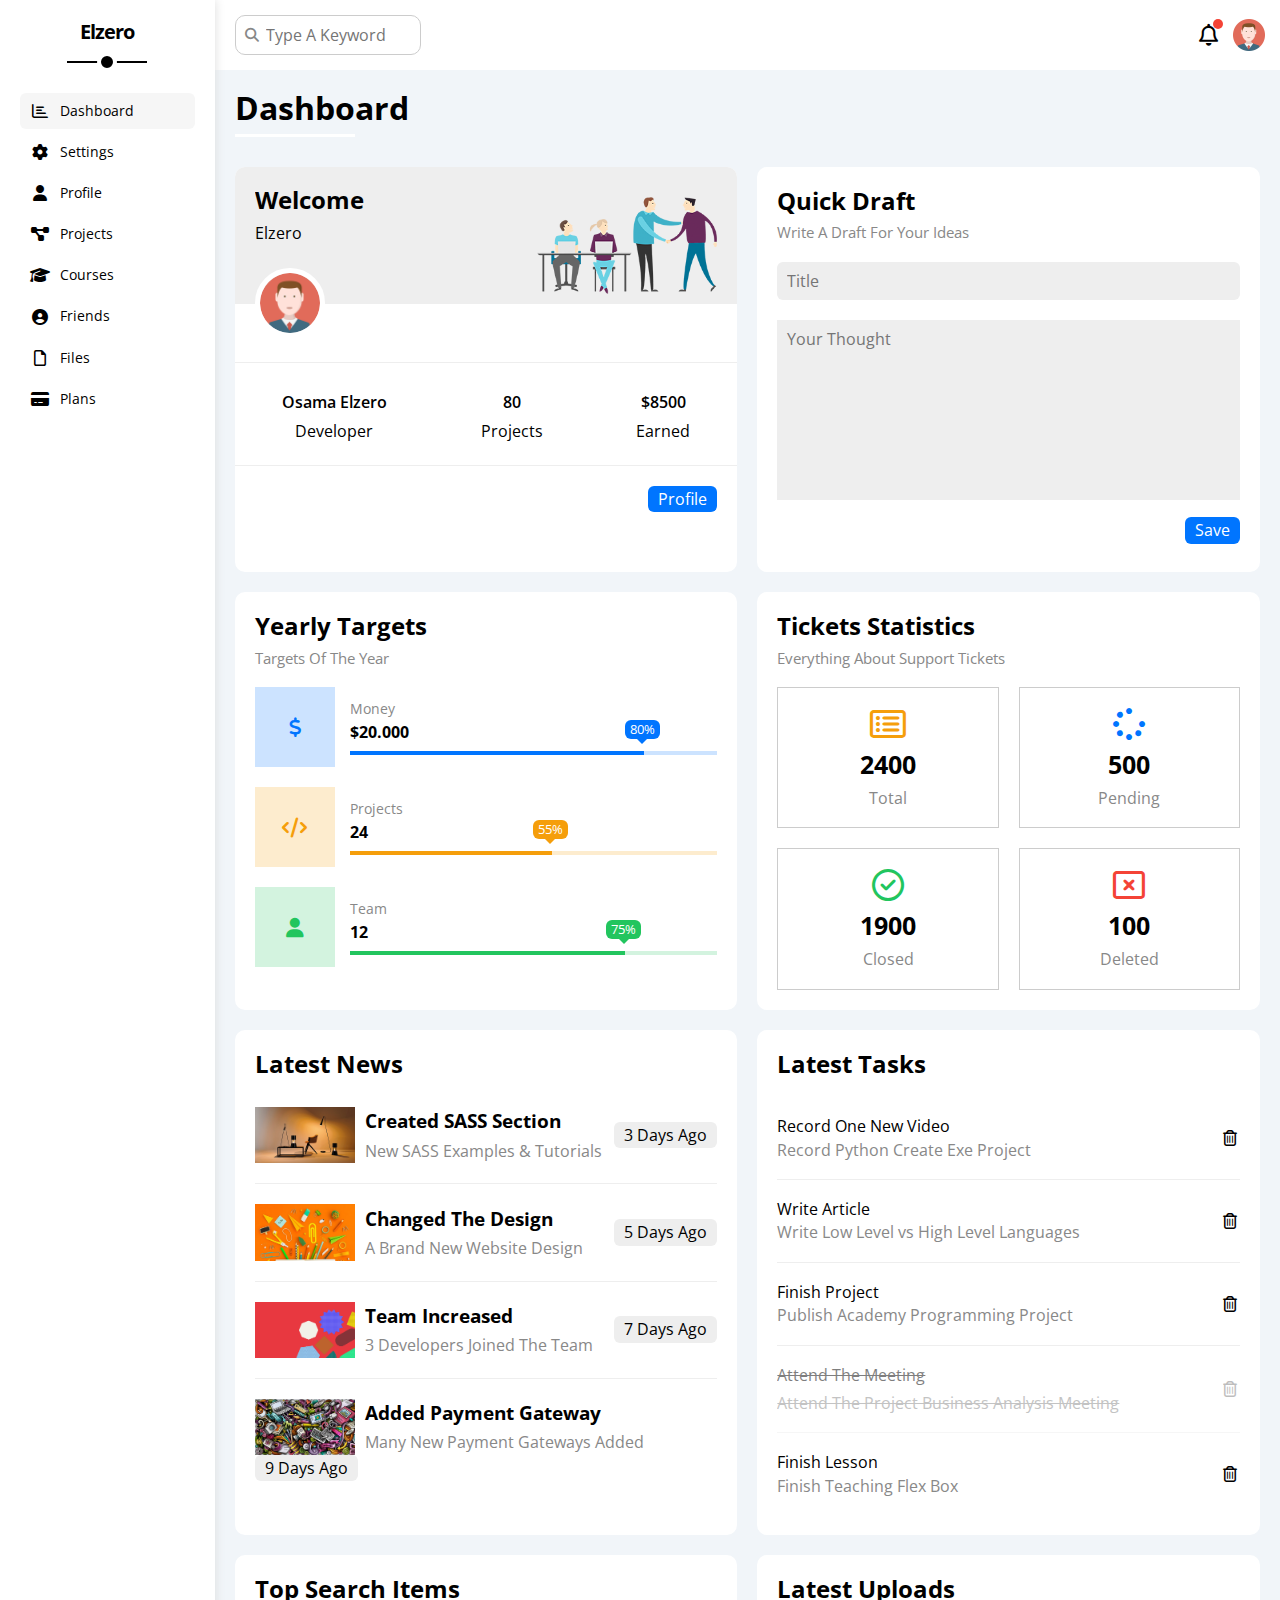
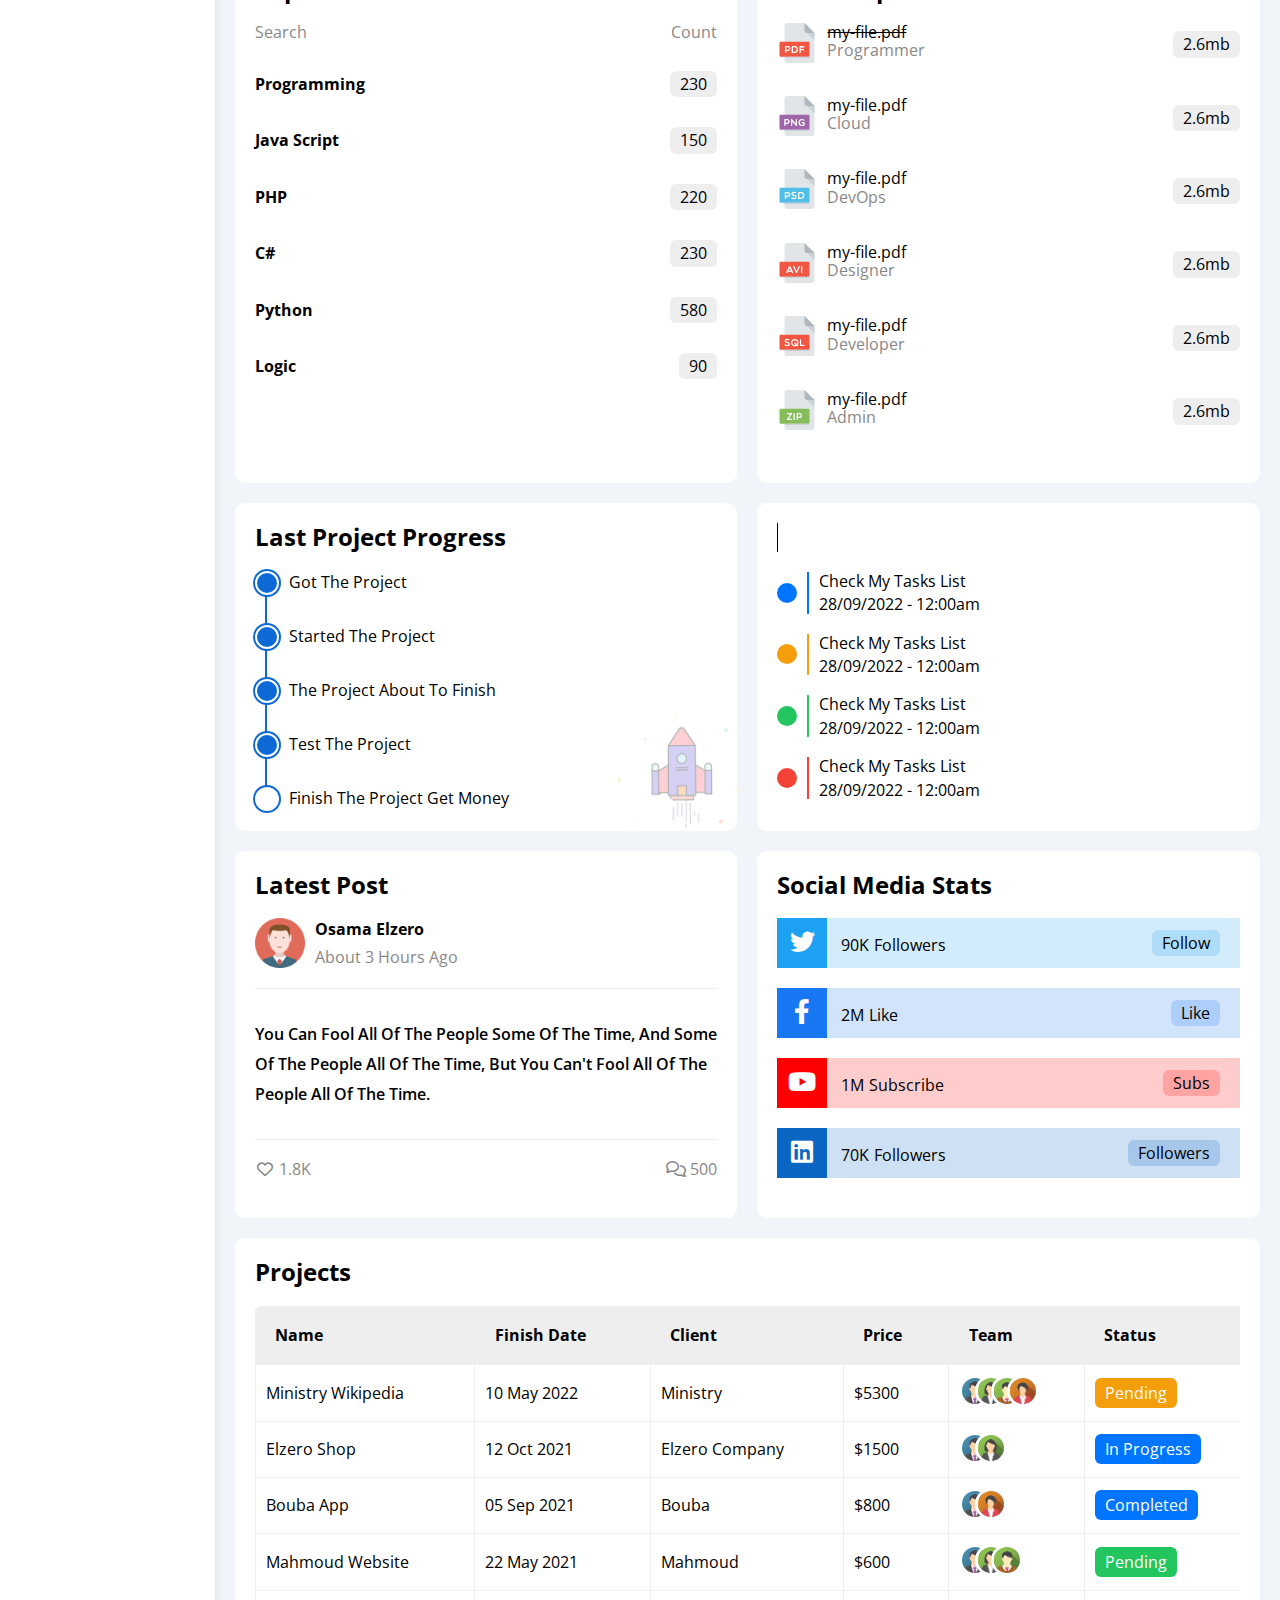
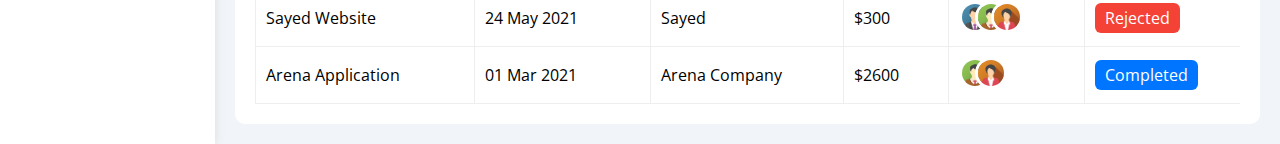
<file: index.html>
<!DOCTYPE html>
<html lang="en">
<head>
    <meta charset="UTF-8">
    <meta name="viewport" content="width=device-width, initial-scale=1.0">
    <title>Dashboard | Design 4</title>
    <!-- font awesome library -->
    <link rel="stylesheet" href="css/all.min.css">
    <!-- framework file -->
    <link rel="stylesheet" href="css/framework.css">
    <!-- main css file override on framework file -->
    <link rel="stylesheet" href="css/master.css "> 
    <!-- render all element normally -->
    <link rel="stylesheet" href="css/normalize.css">
    <!-- google fonts -->
    <link rel="preconnect" href="https://fonts.googleapis.com">
    <link rel="preconnect" href="https://fonts.gstatic.com" crossorigin>
    <link href="https://fonts.googleapis.com/css2?family=Cairo:wght@200;400;500;600;700;800;900&family=Jomhuria&family=Open+Sans:wght@300;400;500;600;700;800&family=Work+Sans:wght@200;300;500;600;700;800&display=swap" rel="stylesheet">
</head>
<body>
    <div class="page d-flex">
        <!-- start sidebar -->
        <div class="sidebar bg-white p-20 p-relative ">
            <h3 class="txt-c p-relative f-s20 l-s ">Elzero</h3>
            <ul>
                <li>
                    <a href="index.html" class="align-center p-10 c-black d-flex rad-6 active">
                        <i class="fa-regular fa-chart-bar fa-fw"></i>
                        <span class="hide-mobile">Dashboard</span>
                    </a>
                </li>
                <li>
                    <a href="settings.html" class="align-center p-10 c-black d-flex rad-6">
                        <i class="fa-solid fa-gear fa-fw"></i>
                        <span>Settings</span>
                    </a>
                </li>
                <li>
                    <a href="profile.html" class="align-center p-10 c-black d-flex rad-6">
                        <i class="fa-solid fa-user fa-fw"></i>
                        <span>Profile</span>
                    </a>
                </li>
                <li>
                    <a href="projects.html" class="align-center p-10 c-black d-flex rad-6">
                        <i class="fa-solid fa-diagram-project fa-fw"></i>
                        <span>Projects</span>
                    </a>
                </li>
                <li>
                    <a href="courses.html" class="align-center p-10 c-black d-flex rad-6">
                        <i class="fa-solid fa-graduation-cap fa-fw"></i>
                        <span>Courses</span>
                    </a>
                </li>
                <li>
                    <a href="index.html" class="align-center p-10 c-black d-flex rad-6">
                        <i class="fa-solid fa-circle-user fa-fw"></i>
                        <span>Friends</span>
                    </a>
                </li>
                <li>
                    <a href="friends.html" class="align-center p-10 c-black d-flex rad-6">
                        <i class="fa-regular fa-file fa-fw"></i>
                        <span>Files</span>
                    </a>
                </li>
                <li>
                    <a href="plans.html" class="align-center p-10 c-black d-flex rad-6">
                        <i class="fa-solid fa-credit-card fa-fw"></i>
                        <span>Plans</span>
                    </a>
                </li>
            </ul>
        </div>
        <!-- end sidebar -->
        <div class="content w-full">
            <!-- start header -->
            <header class="between-flex w-100f bg-white p-15">
                <div class="search p-relative">
                    <input type="search" placeholder="Type A Keyword" class=" p-10 b-ccc rad-10">
                </div>
                <div class="alarm d-felx d-flex align-center">
                    <i class="fa-regular fa-bell fa-l align-center"></i>
                    <img src="images/avatar.png" alt="carton image of man" class="m-w hide-mobile">
                </div>
            </header>
            <!-- end header -->
            <!-- start Dashboard page  -->
            <h1 class="p-relative">Dashboard</h1>
            <div class="box-container m-20">
                <div class="box1 bg-white rad-10 tex-c-mobile block-mobile">
                    <div class="welcome-info">
                        <div class="content">
                            <h2 class="pb-10">Welcome</h2> 
                            <span class="c-gray">Elzero</span>
                        </div>
                        <img class="welcome-img m-w" src="images/welcome.png" alt="this image express on four college in work ">
                    </div>
                    <img class="avatar-img m-w hide-mobile" src="images/avatar.png" alt="">
                    <div class="business-info block-mobile">
                        <div class="info m-b10">
                            <div>Osama Elzero</div>
                            <span>Developer</span>
                        </div>
                        <div class="info m-b10">
                            <div>80</div>
                            <span>Projects</span>
                        </div>
                        <div class="info m-b10">
                            <div>$8500</div>
                            <span>Earned</span>
                        </div>
                    </div>
                    <div class="profile-info">
                        <a href="profle.html"><input class=" c-pointer s-15 bg-blue b-none w-fit c-white btn-shape t-m bg-blue" type="submit" value="Profile"></a>
                    </div>
                </div>
                <div class="box2 bg-white rad-10 tex-c-mobile block-mobile p-20">
                    <h2 class="pb-10">Quick Draft</h2>
                    <p class="c-grey fs-15 mb-20">Write A Draft For Your Ideas</p>
                    <form>
                        <input class="d-block mb-20 w-full p-10 b-none bg-eee rad-6" type="text" placeholder="Title">
                        <textarea class="w-full p-10 b-none bg-eee" placeholder="Your Thought"></textarea>
                        <div class="save">
                            <input class=" c-pointer s-15 bg-blue b-none w-fit c-white btn-shape t-m bg-blue" type="submit" value="Save">
                        </div>
                    </form>
                </div>
            <!-- Start Targets Widget -->
                <div class="targets p-20 bg-white rad-10">
                <h2 class="mt-0 mb-10">Yearly Targets</h2>
                <p class="mt-0 mb-20 c-grey fs-15">Targets Of The Year</p>
                <div class="target-row mb-20 blue center-flex">
                    <div class="icon center-flex">
                    <i class="fa-solid fa-dollar-sign fa-lg c-blue"></i>
                    </div>
                    <div class="details">
                    <span class="fs-14 c-grey">Money</span>
                    <span class="d-block mt-5 mb-10 fw-bold">$20.000</span>
                    <div class="progress p-relative">
                        <span class="bg-blue blue" style="width: 80%">
                        <span class="bg-blue">80%</span>
                        </span>
                    </div>
                    </div>
                </div>
                <div class="target-row mb-20 center-flex orange">
                    <div class="icon center-flex">
                    <i class="fa-solid fa-code fa-lg c-orange"></i>
                    </div>
                    <div class="details">
                    <span class="fs-14 c-grey">Projects</span>
                    <span class="d-block mt-5 mb-10 fw-bold">24</span>
                    <div class="progress p-relative">
                        <span class="bg-orange orange" style="width: 55%">
                        <span class="bg-orange">55%</span>
                        </span>
                    </div>
                    </div>
                </div>
                <div class="target-row mb-20 center-flex green">
                    <div class="icon center-flex">
                    <i class="fa-solid fa-user fa-lg c-green"></i>
                    </div>
                    <div class="details">
                    <span class="fs-14 c-grey">Team</span>
                    <span class="d-block mt-5 mb-10 fw-bold">12</span>
                    <div class="progress p-relative">
                        <span class="bg-green green" style="width: 75%">
                        <span class="bg-green">75%</span>
                        </span>
                    </div>
                    </div>
                </div>
                </div>
            <!-- end target widget -->
                <div class="box4 bg-white rad-10 tex-c-mobile block-mobile p-20 flex-wrap">
                    <h2 class="pb-10">Tickets Statistics</h2>
                    <p class="c-grey fs-15 mb-20">Everything About Support Tickets</p>
                    <div class="d-flex gap-20 flex-wrap txt-c">
                        <div class="box">
                            <i class="fa-regular fa-rectangle-list fa-2x c-orange mb-10"></i>
                            <span class="d-block mb-10 fw-bold">2400</span>
                            <span class="c-grey">Total</span>
                        </div>
                        <div class="box">
                            <i class="fa-solid fa-spinner fa-2x c-blue mb-10"></i>
                            <span class="d-block mb-10 fw-bold">500</span>
                            <span class="c-grey">Pending</span>
                        </div>
                        <div class="box">
                            <i class="fa-regular fa-circle-check c-green fa-2x mb-10"></i>
                            <span class="d-block mb-10 fw-bold">1900</span>
                            <span class="c-grey">Closed</span>
                        </div>
                        <div class="box">
                            <i class="fa-regular fa-rectangle-xmark c-red fa-2x mb-10"></i>
                            <span class="d-block mb-10 fw-bold">100</span>
                            <span class="c-grey">Deleted</span>
                        </div>
                    </div>
                </div>
                <div class="box5 p-20 bg-white rad-10 tex-c-mobile block-mobile ">
                    <h2 class="mb-10">Latest News</h2>
                    <div class="box between-flex align-center pb-20 pt-20">
                        <div class="content d-flex align-center block-mobile">
                            <img class="m-w mr-10" src="images/news-01.png" alt="">
                            <div class="info">
                                <h3 class="mb-10">Created SASS Section</h3>
                                <p class="c-grey">New SASS Examples & Tutorials</p>
                            </div>
                        </div>
                        <span class="btn-shape bg-eee">3 Days Ago</span>
                    </div>
                    <div class="box between-flex align-center pb-20 pt-20">
                        <div class="content d-flex align-center">
                            <img class="m-w mr-10" src="images/news-02.png" alt="">
                            <div class="info">
                                <h3 class="mb-10">Changed The Design</h3>
                                <p class="c-grey">A Brand New Website Design</p>
                            </div>
                        </div>
                        <span class="btn-shape bg-eee">5 Days Ago</span>
                    </div>
                    <div class="box between-flex align-center pb-20 pt-20">
                        <div class="content d-flex align-center">
                            <img class="m-w mr-10" src="images/news-03.png" alt="">
                            <div class="info">
                                <h3 class="mb-10">Team Increased</h3>
                                <p class="c-grey">3 Developers Joined The Team</p>
                            </div>
                        </div>
                        <span class="btn-shape bg-eee">7 Days Ago</span>
                    </div>
                    <div class="box between-flex align-center pb-20 pt-20">
                        <div class="content d-flex align-center">
                            <img class="m-w mr-10" src="images/news-04.png" alt="">
                            <div class="info">
                                <h3 class="mb-10">Added Payment Gateway</h3>
                                <p class="c-grey">Many New Payment Gateways Added</p>
                            </div>
                        </div>
                        <span class="btn-shape bg-eee">9 Days Ago</span>
                    </div>
                </div>
                <div class="box6 p-20 bg-white rad-10">
                    <h2 class="mb-20">Latest Tasks</h2>
                    <div class="box-tasks between-flex">
                        <div class="info">
                            <span class="mb-10">Record One New Video</span>
                            <p>Record Python Create Exe Project</p>
                        </div>
                        <i class="fa-regular fa-trash-can fa-fw"></i>
                    </div>
                    <div class="box-tasks between-flex">
                        <div class="info">
                            <span class="mb-10">Write Article</span>
                            <p>Write Low Level vs High Level Languages</p>
                        </div>
                        <i class="fa-regular fa-trash-can fa-fw"></i>
                    </div>
                    <div class="box-tasks between-flex">
                        <div class="info">
                            <span class="mb-10">Finish Project</span>
                            <p>Publish Academy Programming Project</p>
                        </div>
                        <i class="fa-regular fa-trash-can fa-fw"></i>
                    </div>
                    <div class="box-tasks between-flex spacial">
                        <div class="info">
                            <del class="mb-10 d-block title">Attend The Meeting</del>
                            <del class="paragraph c-grey">Attend The Project Business Analysis Meeting</del>
                        </div>
                        <i class="fa-regular fa-trash-can fa-fw"></i>
                    </div>
                    <div class="box-tasks between-flex">
                        <div class="info">
                            <span class="mb-10">Finish Lesson</span>
                            <p>Finish Teaching Flex Box</p>
                        </div>
                        <i class="fa-regular fa-trash-can fa-fw"></i>
                    </div>
                </div>
                <div class="box7 p-20 bg-white rad-10">
                    <h2 class="mb-20">Top Search Items</h2>
                    <div class="box">
                        <div class="count-box mb-20 m between-flex">
                            <span class="c-grey">Search</span>
                            <span class="c-grey">Count</span>
                        </div>
                        <div class="skill-box between-flex">
                            <div class="fw-bold">Programming</div>
                            <span class="btn-shape bg-eee">230</span>
                        </div>
                        <div class="skill-box between-flex">
                            <div class="fw-bold">Java Script</div>
                            <span class="btn-shape bg-eee">150</span>
                        </div>
                        <div class="skill-box between-flex">
                            <div class="fw-bold">PHP</div>
                            <span class="btn-shape bg-eee">220</span>
                        </div>
                        <div class="skill-box between-flex">
                            <div class="fw-bold">C#</div>
                            <span class="btn-shape bg-eee">230</span>
                        </div>
                        <div class="skill-box between-flex">
                            <div class="fw-bold">Python</div>
                            <span class="btn-shape bg-eee">580</span>
                        </div>
                        <div class="skill-box between-flex">
                            <div class="fw-bold">Logic</div>
                            <span class="btn-shape bg-eee">90</span>
                        </div>
                    </div>
                </div>
                <div class="box8 rad-10 p-20 bg-white">
                    <h2 class="mb-20">Latest Uploads</h2>
                    <div class="box-content between-flex">
                        <div class="box d-flex">
                            <div class="image">
                                <img class="mr-10" src="images/pdf.svg" alt="">
                            </div>
                            <div class="fil-box">
                                <div class="done">my-file.pdf</div>
                                <span class="c-grey">Programmer</span>
                            </div>
                        </div>
                        <span class="btn-shape bg-eee">2.6mb</span>
                    </div>
                    <div class="box-content between-flex">
                        <div class="box d-flex">
                            <div class="image">
                                <img class="mr-10" src="images/png.svg" alt="">
                            </div>
                            <div class="fil-box">
                                <div>my-file.pdf</div>
                                <span class="c-grey">Cloud</span>
                            </div>
                        </div>
                        <span class="btn-shape bg-eee">2.6mb</span>
                    </div>
                    <div class="box-content between-flex">
                        <div class="box d-flex">
                            <div class="image">
                                <img class="mr-10" src="images/psd.svg" alt="">
                            </div>
                            <div class="fil-box">
                                <div>my-file.pdf</div>
                                <span class="c-grey">DevOps</span>
                            </div>
                        </div>
                        <span class="btn-shape bg-eee">2.6mb</span>
                    </div>
                    <div class="box-content between-flex">
                        <div class="box d-flex">
                            <div class="image">
                                <img class="mr-10" src="images/avi.svg" alt="">
                            </div>
                            <div class="fil-box">
                                <div>my-file.pdf</div>
                                <span class="c-grey">Designer</span>
                            </div>
                        </div>
                        <span class="btn-shape bg-eee">2.6mb</span>
                    </div>
                    <div class="box-content between-flex">
                        <div class="box d-flex">
                            <div class="image">
                                <img class="mr-10" src="images/sql.svg" alt="">
                            </div>
                            <div class="fil-box">
                                <div>my-file.pdf</div>
                                <span class="c-grey">Developer</span>
                            </div>
                        </div>
                        <span class="btn-shape bg-eee">2.6mb</span>
                    </div>
                    <div class="box-content between-flex">
                        <div class="box d-flex">
                            <div class="image">
                                <img class="mr-10" src="images/zip.svg" alt="">
                            </div>
                            <div class="fil-box">
                                <div>my-file.pdf</div>
                                <span class="c-grey">Admin</span>
                            </div>
                        </div>
                        <span class="btn-shape bg-eee">2.6mb</span>
                    </div>
                </div>
                <div class="box9 p-20 rad-10 bg-white p-relative">
                    <h2 class="mb-20">Last Project Progress</h2>
                    <ul class="p-relative">
                        <li class="mt-20 pb-10 done d-flex align-center">Got The Project</li>
                        <li class="mt-20 pb-10 done d-flex align-center">Started The Project</li>
                        <li class="mt-20 pb-10 done d-flex align-center">The Project About To Finish</li>
                        <li class="mt-20 pb-10 current d-flex align-center">Test The Project</li>
                        <li class="mt-20 align-center d-flex">Finish The Project Get Money</li>
                    </ul>
                    <img class="launch icon hide-mobile" src="images/project.png" alt="">
                </div>
                <div class="box10 bg-white p-20 rad-10 p-relative">
                    <h2 class="mb-20" text-data="Reminder">Reminder</h2>
                    <ul>
                        <li class="d-flex align-center mb-20">
                            <span class="key bg-blue mr-10"></span>
                            <div class="blue">
                                <p class="mb-5">Check My Tasks List</p>
                                <span>28/09/2022 - 12:00am</span>
                            </div>
                        </li>
                        <li class="d-flex align-center mb-20">
                            <span class="key bg-orange mr-10"></span>
                            <div class="orange">
                                <p class="mb-5">Check My Tasks List</p>
                                <span>28/09/2022 - 12:00am</span>
                            </div>
                        </li>
                        <li class="d-flex align-center mb-20">
                            <span class="key bg-green mr-10"></span>
                            <div class="green">
                                <p class="mb-5">Check My Tasks List</p>
                                <span>28/09/2022 - 12:00am</span>
                            </div>
                        </li>
                        <li class="d-flex align-center">
                            <span class="key bg-red mr-10"></span>
                            <div class="red">
                                <p class="mb-5">Check My Tasks List</p>
                                <span>28/09/2022 - 12:00am</span>
                            </div>
                        </li>
                    </ul>
                </div>
                <div class="box11 p-20 bg-white rad-10">
                    <h2 class="mb-20 tex-c-mobile">Latest Post</h2>
                    <div class="box">
                        <div class="details d-flex align-center mb-20 block-mobile tex-c-mobile">
                            <img class="mr-10" src="images/avatar.png" alt="">
                            <div class="info">
                                <span class="fw-bold d-block mb-10">Osama Elzero</span>
                                <span class="c-grey">About 3 Hours Ago</span>
                            </div>
                        </div>
                        <p>You Can Fool All Of The People Some Of The Time, And Some Of The People All Of The Time, But You Can't Fool All Of The People All Of The Time.</p>
                        <div class="icons between-flex align-center pt-20 mb-10">
                            <div class="right c-grey">
                                <i class="fa-regular fa-heart fa-fw"></i>
                                <span>1.8K</span>
                            </div>
                            <div class="left c-grey">
                                <i class="fa-regular fa-comments fa-fw"></i>
                                <span>500</span>
                            </div>
                        </div>
                    </div>
                </div>
                <div class="box12 p-20 rad-10 bg-white">
                    <h2 class="mb-20 p-relative" head="Social Media Stats">Social Media Stats</h2>
                    <div class="box-media one between-flex mb-20 twitter-background">
                        <div class="twitter d-felx">
                            <a href="#"><i class="fa-brands fa-twitter"></i></a>
                            <span>90K<span>Followers</span></span>
                        </div>
                        <a href=""><div class="btn-shape twitter-background mr-10">Follow</div></a>
                    </div>
                    <div class="box-media tow between-flex mb-20 fac fac-background">
                        <div class="facebook d-felx">
                            <a href="#"><i class="fa-brands fa-facebook-f"></i></a>
                            <span>2M<span>Like</span></span>
                        </div>
                        <a href=""><div class="btn-shape fac-background mr-10">Like</div></a>
                    </div>
                    <div class="box-media three between-flex mb-20 youtube-background">
                        <div class="youtube d-felx">
                            <a href="#"><i class="fa-brands fa-youtube you"></i></a>
                            <span>1M<span>Subscribe</span></span>
                        </div>
                        <a href=""><div class="btn-shape youtube-background mr-10">Subs</div></a>
                    </div>
                    <div class="box-media four between-flex mb-20 linked-background">
                        <div class="linkedin d-felx">
                            <a href="#"><i class="fa-brands fa-linkedin fa-fw"></i></a>
                            <span>70K<span>Followers</span></span>
                        </div>
                        <a href=""><div class="btn-shape linked-background mr-10">Followers</div></a>
                    </div>
                </div>
            </div>
                <div class="page-bottom p-20 bg-white rad-10 m-20">
                    <h2 class="mb-20">Projects</h2>
                <div class="responsive-table">
                    <table>
                        <thead>
                            <tr>
                                <th>Name</th>
                                <th>Finish Date</th>
                                <th>Client</th>
                                <th>Price</th>
                                <th>Team</th>
                                <th>Status</th>
                            </tr>
                        </thead>
                        <tbody>
                            <tr>
                                <td>Ministry Wikipedia</td>
                                <td>10 May 2022</td>
                                <td>Ministry</td>
                                <td>$5300</td>
                                <td class="p-relative">
                                    <img src="images/team-01.png" alt="">
                                    <img src="images/team-02.png" alt="">
                                    <img src="images/team-03.png" alt="">
                                    <img src="images/team-04.png" alt="">
                                </td>
                                <td><span class="btn-shape bg-orange c-white">Pending</span></td>
                            </tr>
                            <tr>
                                <td>Elzero Shop</td>
                                <td>12 Oct 2021</td>
                                <td>Elzero Company</td>
                                <td>$1500</td>
                                <td class="p-relative">
                                    <img src="images/team-01.png" alt="">
                                    <img src="images/team-02.png" alt="">
                                </td>
                                <td><span class="btn-shape bg-blue c-white">In Progress</span></td>
                            </tr>
                            <tr>
                                <td>Bouba App</td>
                                <td>05 Sep 2021</td>
                                <td>Bouba</td>
                                <td>$800</td>
                                <td class="p-relative">
                                    <img src="images/team-01.png" alt="">
                                    <img src="images/team-04.png" alt="">
                                </td>
                                <td><span class="btn-shape bg-blue c-white">Completed</span></td>
                            </tr>
                            <tr>
                                <td>Mahmoud Website</td>
                                <td>22 May 2021</td>
                                <td>Mahmoud</td>
                                <td>$600</td>
                                <td class="p-relative">
                                    <img src="images/team-01.png" alt="">
                                    <img src="images/team-02.png" alt="">
                                    <img src="images/team-03.png" alt="">
                                </td>
                                <td><span class="btn-shape bg-green c-white">Pending</span></td>
                            </tr>
                            <tr>
                                <td>Sayed Website</td>
                                <td>24 May 2021</td>
                                <td>Sayed</td>
                                <td>$300</td>
                                <td class="p-relative">
                                    <img src="images/team-01.png" alt="">
                                    <img src="images/team-03.png" alt="">
                                    <img src="images/team-04.png" alt="">
                                </td>
                                <td><span class="btn-shape bg-red c-white">Rejected</span></td>
                            </tr>
                            <tr>
                                <td>Arena Application</td>
                                <td>01 Mar 2021</td>
                                <td>Arena Company</td>
                                <td>$2600</td>
                                <td class="p-relative">
                                    <img src="images/team-03.png" alt="">
                                    <img src="images/team-04.png" alt="">
                                </td>
                                <td><span class="btn-shape bg-blue c-white">Completed</span></td>
                            </tr>
                        </tbody>
                    </table>
                </div>
                </div>
            <!-- End Dashboard page  -->
        </div>
    </div>
</body>
</html>
</file>
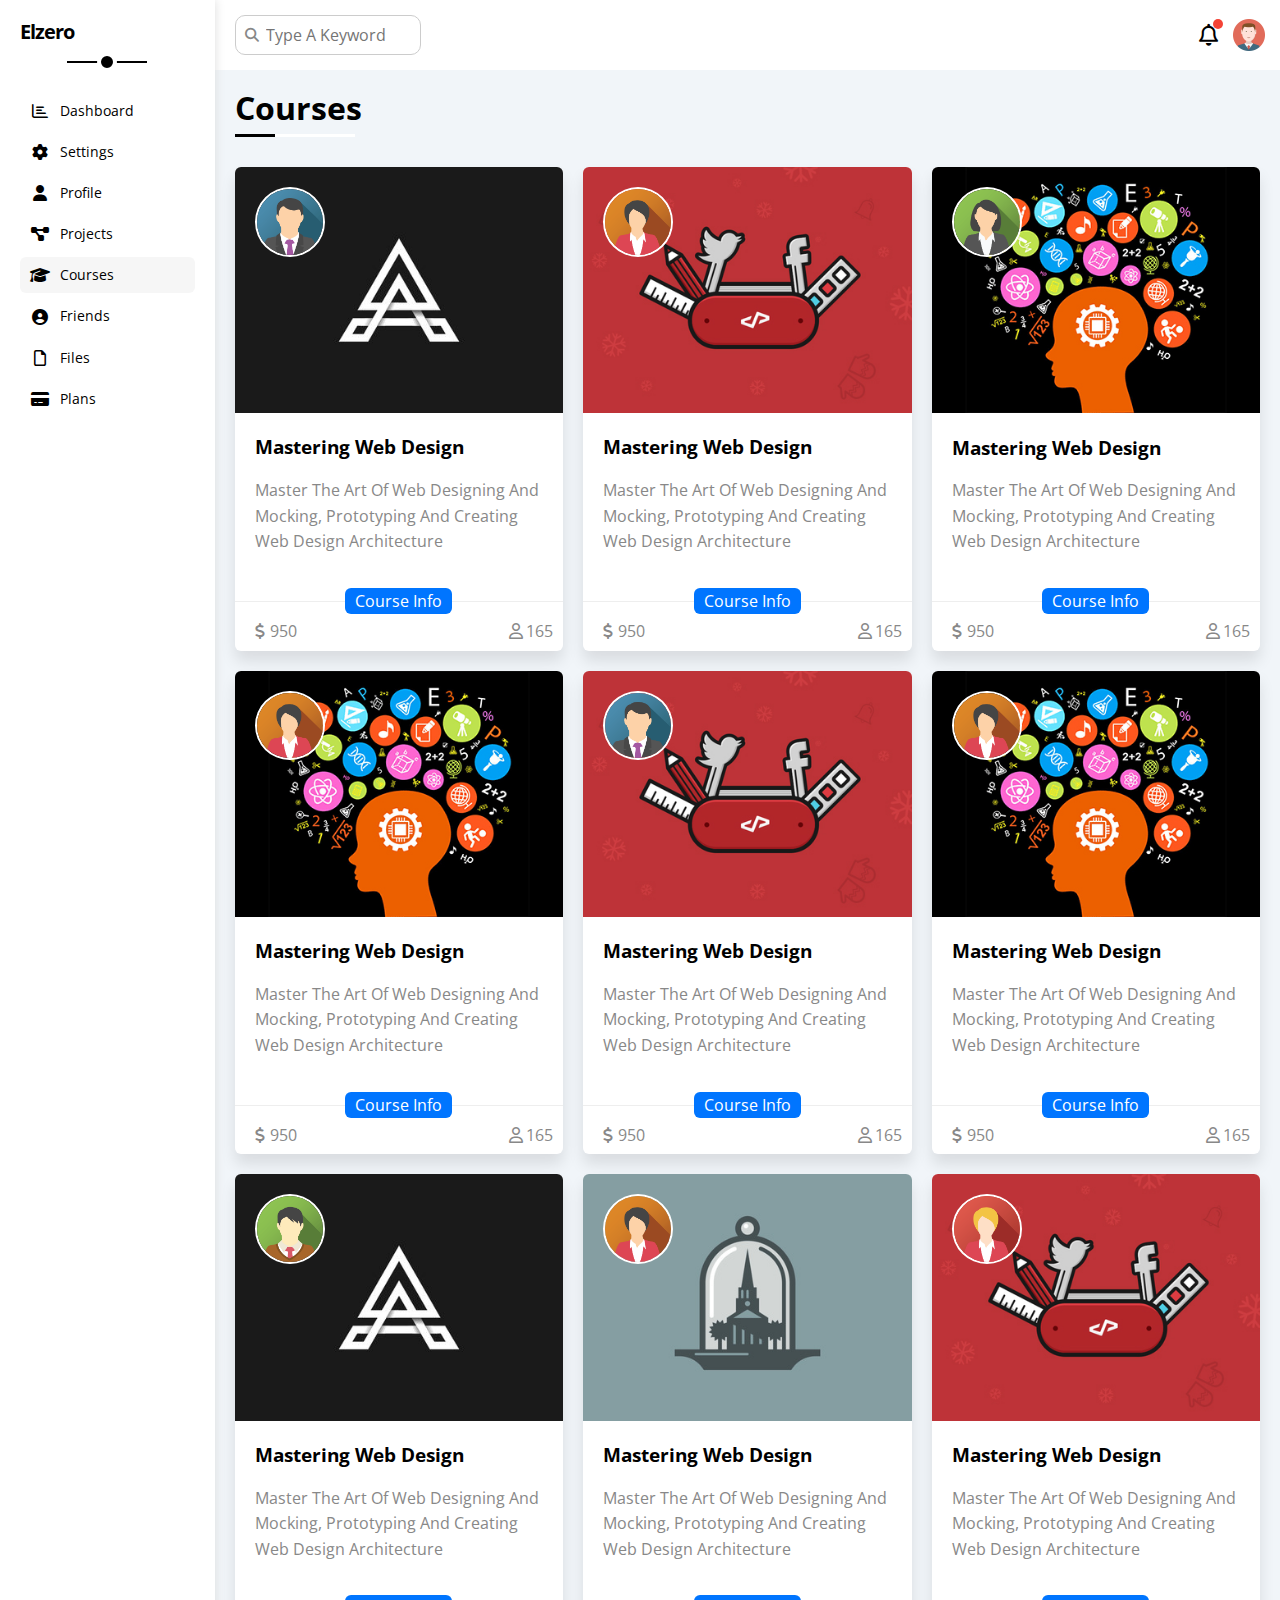
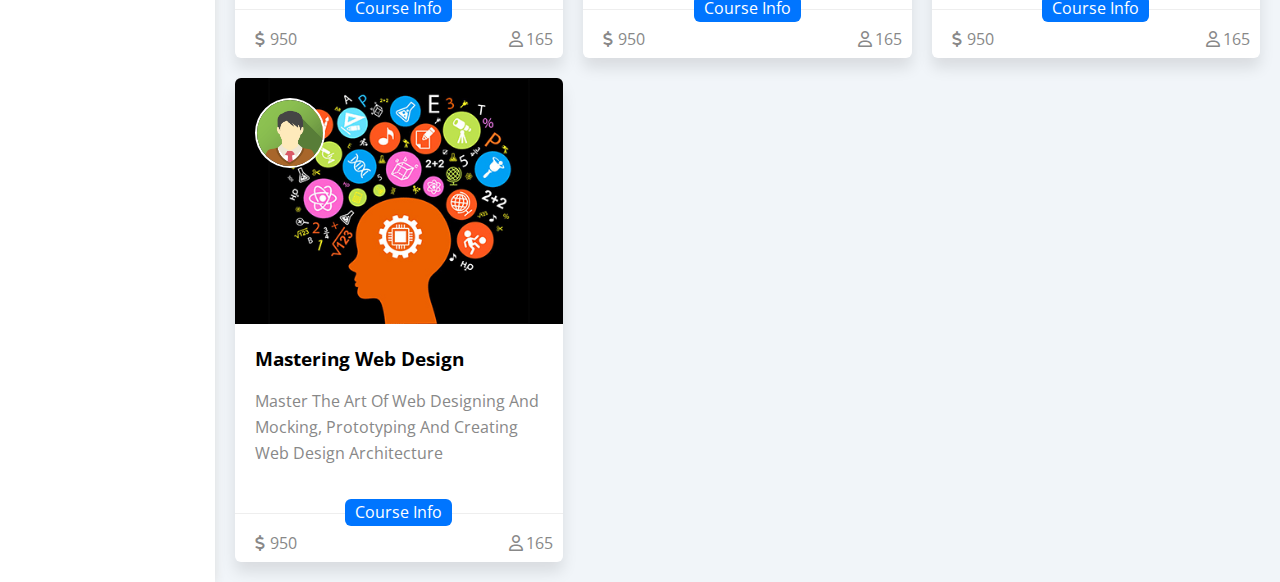
<file: courses.html>
<!DOCTYPE html>
<html lang="en">
<head>
    <meta charset="UTF-8">
    <meta name="viewport" content="width=device-width, initial-scale=1.0">
    <title>Courses</title>
    <!-- font awesome library -->
    <link rel="stylesheet" href="css/all.min.css">
    <!-- framework file -->
    <link rel="stylesheet" href="css/framework.css">
    <!-- main css file override on framework file -->
    <link rel="stylesheet" href="css/master.css "> 
    <!-- render all element normally -->
    <link rel="stylesheet" href="css/normalize.css">
    <!-- google fonts -->
    <link rel="preconnect" href="https://fonts.googleapis.com">
    <link rel="preconnect" href="https://fonts.gstatic.com" crossorigin>
    <link href="https://fonts.googleapis.com/css2?family=Cairo:wght@200;400;500;600;700;800;900&family=Jomhuria&family=Open+Sans:wght@300;400;500;600;700;800&family=Work+Sans:wght@200;300;500;600;700;800&display=swap" rel="stylesheet">
</head>
<body>
    <div class="page d-flex">
        <!-- start sidebar -->
        <div class="sidebar bg-white p-20 p-relative ">
            <h3 class="text-c p-relative f-s20 l-s ">Elzero</h3>
            <ul>
                <li>
                    <a href="index.html" class="align-center p-10 c-black d-flex rad-6">
                        <i class="fa-regular fa-chart-bar fa-fw"></i>
                        <span class="hide-mobile">Dashboard</span>
                    </a>
                </li>
                <li>
                    <a href="settings.html" class="align-center p-10 c-black d-flex rad-6">
                        <i class="fa-solid fa-gear fa-fw"></i>
                        <span>Settings</span>
                    </a>
                </li>
                <li>
                    <a href="profile.html" class="align-center p-10 c-black d-flex rad-6">
                        <i class="fa-solid fa-user fa-fw"></i>
                        <span>Profile</span>
                    </a>
                </li>
                <li>
                    <a href="projects.html" class="align-center p-10 c-black d-flex rad-6">
                        <i class="fa-solid fa-diagram-project fa-fw"></i>
                        <span>Projects</span>
                    </a>
                </li>
                <li>
                    <a href="courses.html" class="align-center p-10 c-black d-flex rad-6 active">
                        <i class="fa-solid fa-graduation-cap fa-fw"></i>
                        <span>Courses</span>
                    </a>
                </li>
                <li>
                    <a href="index.html" class="align-center p-10 c-black d-flex rad-6">
                        <i class="fa-solid fa-circle-user fa-fw"></i>
                        <span>Friends</span>
                    </a>
                </li>
                <li>
                    <a href="index.html" class="align-center p-10 c-black d-flex rad-6">
                        <i class="fa-regular fa-file fa-fw"></i>
                        <span>Files</span>
                    </a>
                </li>
                <li>
                    <a href="index.html" class="align-center p-10 c-black d-flex rad-6">
                        <i class="fa-solid fa-credit-card fa-fw"></i>
                        <span>Plans</span>
                    </a>
                </li>
            </ul>
        </div>
        <!-- end sidebar -->
        <div class="content w-full">
            <!-- start header -->
            <header class="between-flex w-full bg-white p-15">
                <div class="search p-relative">
                    <input type="search" placeholder="Type A Keyword" class=" p-10 b-ccc rad-10">
                </div>
                <div class="alarm d-felx d-flex align-center">
                    <i class="fa-regular fa-bell fa-l align-center"></i>
                    <img src="images/avatar.png" alt="carton image of man" class="m-w hide-mobile">
                </div>
            </header>
            <!-- end header -->
            <!-- end Dashboard page -->
            <!-- start courses page -->
            <h1 class="courses p-relative mb-20">Courses</h1>
            <div class="courses-page m-20">
                <div class="course-box bg-white p-relative">
                        <img class="course" src="images/course-01.jpg" alt="">
                        <img class="instrucotr" src="images/team-01.png" alt="">
                    <div class="info p-20">
                        <h3 class="mb-20">Mastering Web Design</h3>
                        <p class="c-grey">
                            Master The Art Of Web Designing And Mocking,
                            Prototyping And Creating Web Design Architecture
                        </p>
                    </div>
                    <div class="center-flex">
                        <span class="btn-shape bg-blue c-white p-relative">Course Info</span>
                    </div>
                    <div class="statics between-flex align-center p-10 bt-eee">
                        <div class="c-grey">
                            <i class="fa-solid fa-dollar-sign fa-fw ml-5"></i><span>950</span>
                        </div>
                        <div class="c-grey">
                            <i class="fa-regular fa-user fa-fw ml-5"></i><span>165</span>
                        </div>
                    </div>
                </div>
                <div class="course-box bg-white p-relative">
                        <img class="course" src="images/course-05.jpg" alt="">
                        <img class="instrucotr" src="images/team-04.png" alt="">
                    <div class="info p-20">
                        <h3 class="mb-20">Mastering Web Design</h3>
                        <p class="c-grey">
                            Master The Art Of Web Designing And Mocking,
                            Prototyping And Creating Web Design Architecture
                        </p>
                    </div>
                    <div class="center-flex">
                        <span class="btn-shape bg-blue c-white p-relative">Course Info</span>
                    </div>
                    <div class="statics between-flex align-center p-10 bt-eee">
                        <div class="c-grey">
                            <i class="fa-solid fa-dollar-sign fa-fw ml-5"></i><span>950</span>
                        </div>
                        <div class="c-grey">
                            <i class="fa-regular fa-user fa-fw ml-5"></i><span>165</span>
                        </div>
                    </div>
                </div>
                <div class="course-box bg-white p-relative">
                        <img class="course" src="images/course-02.jpg" alt="">
                        <img class="instrucotr" src="images/team-02.png" alt="">
                    <div class="info p-20">
                        <h3 class="mb-20">Mastering Web Design</h3>
                        <p class="c-grey">
                            Master The Art Of Web Designing And Mocking,
                            Prototyping And Creating Web Design Architecture
                        </p>
                    </div>
                    <div class="center-flex">
                        <span class="btn-shape bg-blue c-white p-relative">Course Info</span>
                    </div>
                    <div class="statics between-flex align-center p-10 bt-eee">
                        <div class="c-grey">
                            <i class="fa-solid fa-dollar-sign fa-fw ml-5"></i><span>950</span>
                        </div>
                        <div class="c-grey">
                            <i class="fa-regular fa-user fa-fw ml-5"></i><span>165</span>
                        </div>
                    </div>
                </div>
                <div class="course-box bg-white p-relative">
                        <img class="course" src="images/course-02.jpg" alt="">
                        <img class="instrucotr" src="images/team-04.png" alt="">
                    <div class="info p-20">
                        <h3 class="mb-20">Mastering Web Design</h3>
                        <p class="c-grey">
                            Master The Art Of Web Designing And Mocking,
                            Prototyping And Creating Web Design Architecture
                        </p>
                    </div>
                    <div class="center-flex">
                        <span class="btn-shape bg-blue c-white p-relative">Course Info</span>
                    </div>
                    <div class="statics between-flex align-center p-10 bt-eee">
                        <div class="c-grey">
                            <i class="fa-solid fa-dollar-sign fa-fw ml-5"></i><span>950</span>
                        </div>
                        <div class="c-grey">
                            <i class="fa-regular fa-user fa-fw ml-5"></i><span>165</span>
                        </div>
                    </div>
                </div>
                <div class="course-box bg-white p-relative">
                        <img class="course" src="images/course-05.jpg" alt="">
                        <img class="instrucotr" src="images/team-01.png" alt="">
                    <div class="info p-20">
                        <h3 class="mb-20">Mastering Web Design</h3>
                        <p class="c-grey">
                            Master The Art Of Web Designing And Mocking,
                            Prototyping And Creating Web Design Architecture
                        </p>
                    </div>
                    <div class="center-flex">
                        <span class="btn-shape bg-blue c-white p-relative">Course Info</span>
                    </div>
                    <div class="statics between-flex align-center p-10 bt-eee">
                        <div class="c-grey">
                            <i class="fa-solid fa-dollar-sign fa-fw ml-5"></i><span>950</span>
                        </div>
                        <div class="c-grey">
                            <i class="fa-regular fa-user fa-fw ml-5"></i><span>165</span>
                        </div>
                    </div>
                </div>
                <div class="course-box bg-white p-relative">
                        <img class="course" src="images/course-02.jpg" alt="">
                        <img class="instrucotr" src="images/team-04.png" alt="">
                    <div class="info p-20">
                        <h3 class="mb-20">Mastering Web Design</h3>
                        <p class="c-grey">
                            Master The Art Of Web Designing And Mocking,
                            Prototyping And Creating Web Design Architecture
                        </p>
                    </div>
                    <div class="center-flex">
                        <span class="btn-shape bg-blue c-white p-relative">Course Info</span>
                    </div>
                    <div class="statics between-flex align-center p-10 bt-eee">
                        <div class="c-grey">
                            <i class="fa-solid fa-dollar-sign fa-fw ml-5"></i><span>950</span>
                        </div>
                        <div class="c-grey">
                            <i class="fa-regular fa-user fa-fw ml-5"></i><span>165</span>
                        </div>
                    </div>
                </div>
                <div class="course-box bg-white p-relative">
                        <img class="course" src="images/course-01.jpg" alt="">
                        <img class="instrucotr" src="images/team-03.png" alt="">
                    <div class="info p-20">
                        <h3 class="mb-20">Mastering Web Design</h3>
                        <p class="c-grey">
                            Master The Art Of Web Designing And Mocking,
                            Prototyping And Creating Web Design Architecture
                        </p>
                    </div>
                    <div class="center-flex">
                        <span class="btn-shape bg-blue c-white p-relative">Course Info</span>
                    </div>
                    <div class="statics between-flex align-center p-10 bt-eee">
                        <div class="c-grey">
                            <i class="fa-solid fa-dollar-sign fa-fw ml-5"></i><span>950</span>
                        </div>
                        <div class="c-grey">
                            <i class="fa-regular fa-user fa-fw ml-5"></i><span>165</span>
                        </div>
                    </div>
                </div>
                <div class="course-box bg-white p-relative">
                        <img class="course" src="images/course-04.jpg" alt="">
                        <img class="instrucotr" src="images/team-04.png" alt="">
                    <div class="info p-20">
                        <h3 class="mb-20">Mastering Web Design</h3>
                        <p class="c-grey">
                            Master The Art Of Web Designing And Mocking,
                            Prototyping And Creating Web Design Architecture
                        </p>
                    </div>
                    <div class="center-flex">
                        <span class="btn-shape bg-blue c-white p-relative">Course Info</span>
                    </div>
                    <div class="statics between-flex align-center p-10 bt-eee">
                        <div class="c-grey">
                            <i class="fa-solid fa-dollar-sign fa-fw ml-5"></i><span>950</span>
                        </div>
                        <div class="c-grey">
                            <i class="fa-regular fa-user fa-fw ml-5"></i><span>165</span>
                        </div>
                    </div>
                </div>
                <div class="course-box bg-white p-relative">
                        <img class="course" src="images/course-05.jpg" alt="">
                        <img class="instrucotr" src="images/team-05.png" alt="">
                    <div class="info p-20">
                        <h3 class="mb-20">Mastering Web Design</h3>
                        <p class="c-grey">
                            Master The Art Of Web Designing And Mocking,
                            Prototyping And Creating Web Design Architecture
                        </p>
                    </div>
                    <div class="center-flex">
                        <span class="btn-shape bg-blue c-white p-relative">Course Info</span>
                    </div>
                    <div class="statics between-flex align-center p-10 bt-eee">
                        <div class="c-grey">
                            <i class="fa-solid fa-dollar-sign fa-fw ml-5"></i><span>950</span>
                        </div>
                        <div class="c-grey">
                            <i class="fa-regular fa-user fa-fw ml-5"></i><span>165</span>
                        </div>
                    </div>
                </div>
                <div class="course-box bg-white p-relative">
                        <img class="course" src="images/course-02.jpg" alt="">
                        <img class="instrucotr" src="images/team-03.png" alt="">
                    <div class="info p-20">
                        <h3 class="mb-20">Mastering Web Design</h3>
                        <p class="c-grey">
                            Master The Art Of Web Designing And Mocking,
                            Prototyping And Creating Web Design Architecture
                        </p>
                    </div>
                    <div class="center-flex">
                        <span class="btn-shape bg-blue c-white p-relative">Course Info</span>
                    </div>
                    <div class="statics between-flex align-center p-10 bt-eee">
                        <div class="c-grey">
                            <i class="fa-solid fa-dollar-sign fa-fw ml-5"></i><span>950</span>
                        </div>
                        <div class="c-grey">
                            <i class="fa-regular fa-user fa-fw ml-5"></i><span>165</span>
                        </div>
                    </div>
                </div>
            </div>
            <!-- end courses page -->
</file>
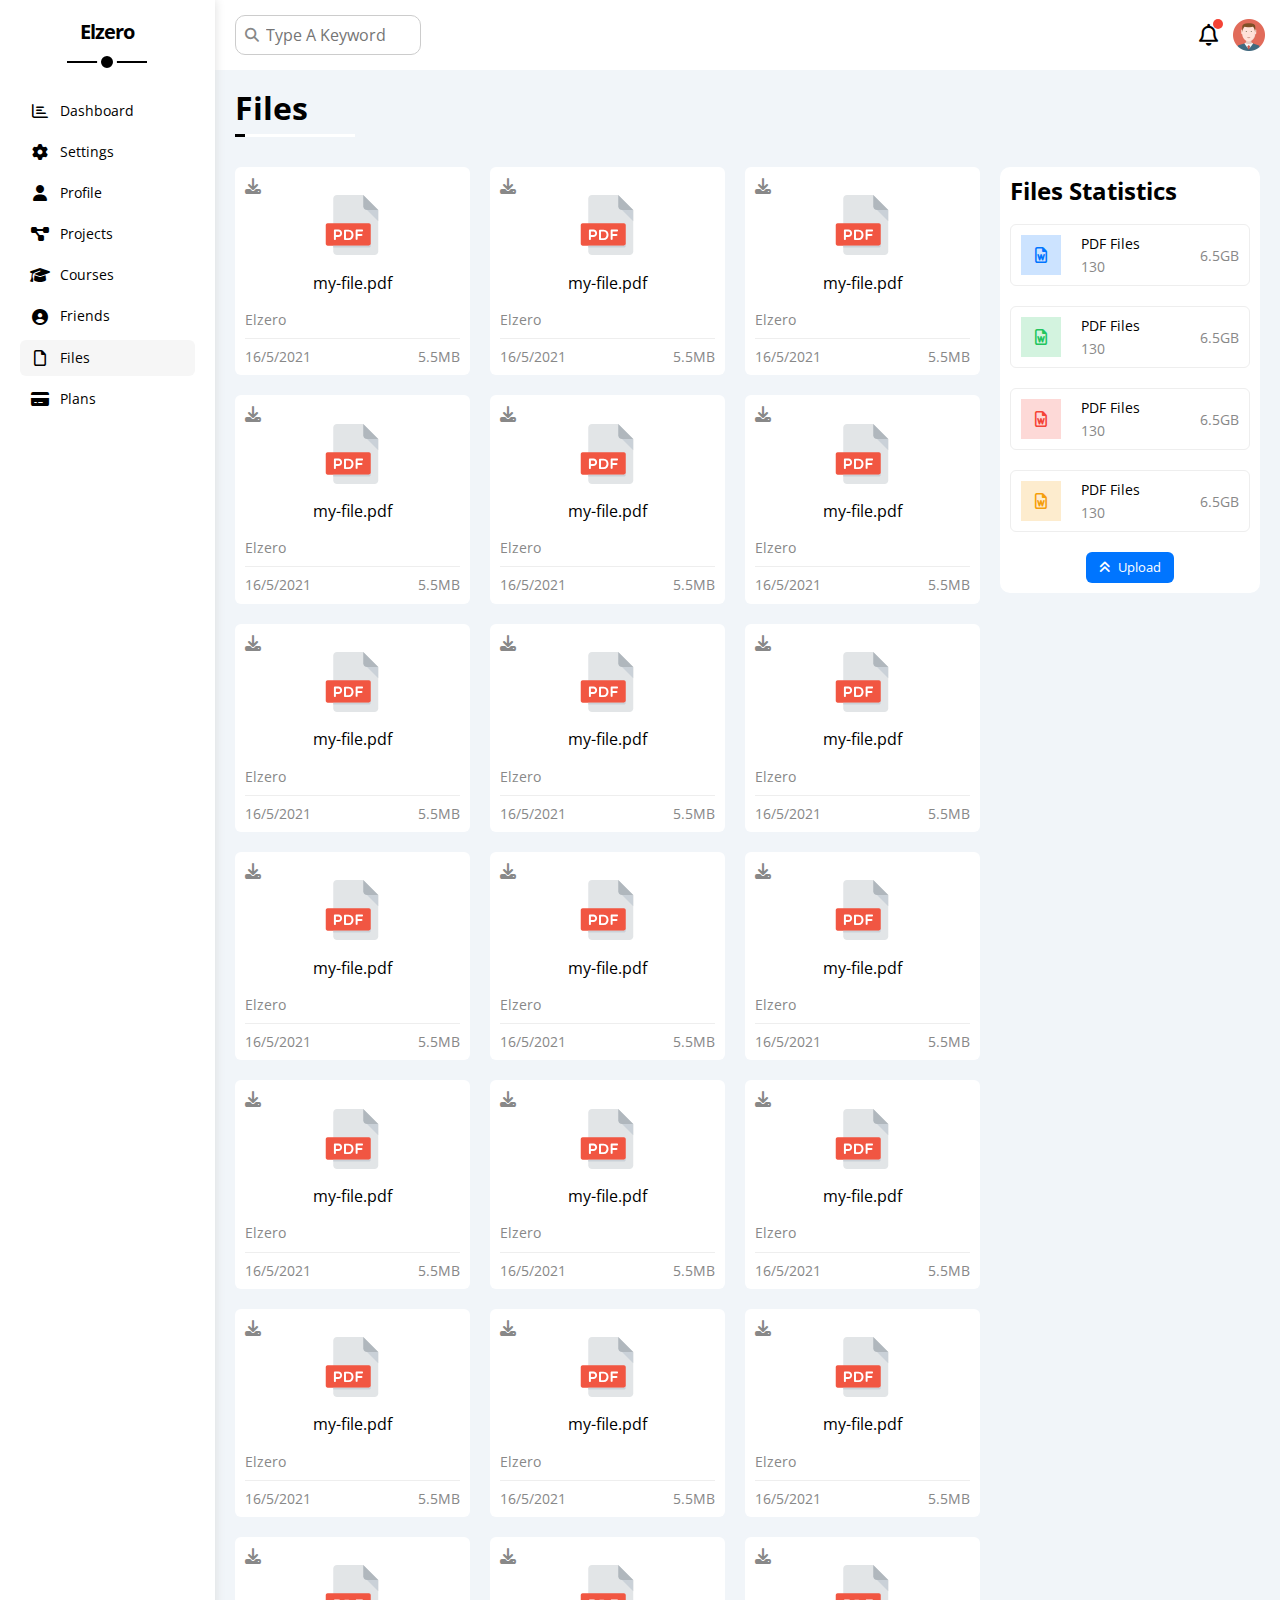
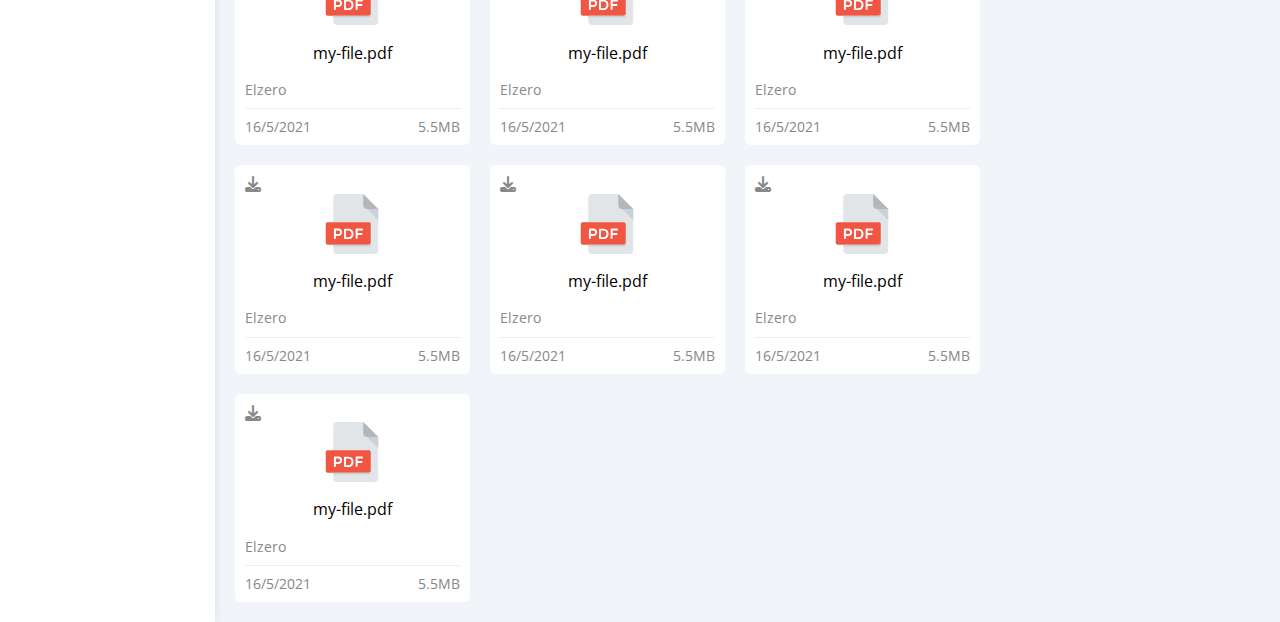
<file: files.html>
<!DOCTYPE html>
<html lang="en">
<head>
    <meta charset="UTF-8">
    <meta name="viewport" content="width=device-width, initial-scale=1.0">
    <title>Files</title>
    <!-- font awesome library -->
    <link rel="stylesheet" href="css/all.min.css">
    <!-- framework file -->
    <link rel="stylesheet" href="css/framework.css">
    <!-- main css file override on framework file -->
    <link rel="stylesheet" href="css/master.css "> 
    <!-- render all element normally -->
    <link rel="stylesheet" href="css/normalize.css">
    <!-- google fonts -->
    <link rel="preconnect" href="https://fonts.googleapis.com">
    <link rel="preconnect" href="https://fonts.gstatic.com" crossorigin>
    <link href="https://fonts.googleapis.com/css2?family=Cairo:wght@200;400;500;600;700;800;900&family=Jomhuria&family=Open+Sans:wght@300;400;500;600;700;800&family=Work+Sans:wght@200;300;500;600;700;800&display=swap" rel="stylesheet">
</head>
<body>
    <div class="page d-flex">
        <!-- start sidebar -->
        <div class="sidebar bg-white p-20 p-relative ">
            <h3 class="txt-c p-relative f-s20 l-s ">Elzero</h3>
            <ul>
                <li>
                    <a href="index.html" class="align-center p-10 c-black d-flex rad-6">
                        <i class="fa-regular fa-chart-bar fa-fw"></i>
                        <span class="hide-mobile">Dashboard</span>
                    </a>
                </li>
                <li>
                    <a href="settings.html" class="align-center p-10 c-black d-flex rad-6">
                        <i class="fa-solid fa-gear fa-fw"></i>
                        <span>Settings</span>
                    </a>
                </li>
                <li>
                    <a href="profile.html" class="align-center p-10 c-black d-flex rad-6">
                        <i class="fa-solid fa-user fa-fw"></i>
                        <span>Profile</span>
                    </a>
                </li>
                <li>
                    <a href="projects.html" class="align-center p-10 c-black d-flex rad-6">
                        <i class="fa-solid fa-diagram-project fa-fw"></i>
                        <span>Projects</span>
                    </a>
                </li>
                <li>
                    <a href="courses.html" class="align-center p-10 c-black d-flex rad-6">
                        <i class="fa-solid fa-graduation-cap fa-fw"></i>
                        <span>Courses</span>
                    </a>
                </li>
                <li>
                    <a href="friends.html" class="align-center p-10 c-black d-flex rad-6">
                        <i class="fa-solid fa-circle-user fa-fw"></i>
                        <span>Friends</span>
                    </a>
                </li>
                <li>
                    <a href="files.html" class="align-center p-10 c-black d-flex rad-6 active">
                        <i class="fa-regular fa-file fa-fw"></i>
                        <span>Files</span>
                    </a>
                </li>
                <li>
                    <a href="plans.html" class="align-center p-10 c-black d-flex rad-6">
                        <i class="fa-solid fa-credit-card fa-fw"></i>
                        <span>Plans</span>
                    </a>
                </li>
            </ul>
        </div>
        <!-- end sidebar -->
        <div class="content w-full">
            <!-- start header -->
            <header class="between-flex w-full bg-white p-15">
                <div class="search p-relative">
                    <input type="search" placeholder="Type A Keyword" class=" p-10 b-ccc rad-10">
                </div>
                <div class="alarm d-felx d-flex align-center">
                    <i class="fa-regular fa-bell fa-l align-center"></i>
                    <img src="images/avatar.png" alt="carton image of man" class="m-w hide-mobile">
                </div>
            </header>
            <!-- end header -->
            <!-- end Dashboard page -->
            <!-- start files page -->
            <h1 class="files p-relative mb-20">Files</h1>
            <div class="file-page m-20 block-mobile">
                <div class="upload-box p-10 bg-white rad-10 mb-20">
                    <h2 class="mb-20">Files Statistics</h2>
                    <div class="file-row between-flex align-center rad-6 mb-20">
                        <div class="info d-flex align-center">
                            <i class="fa-regular fa-file-word c-blue pdf"></i>
                            <div class="file-type ml-20">
                                <p class="d-block fs-14 mb-5">PDF Files</p>
                                <span class="c-grey fs-14">130</span>
                            </div>
                        </div>
                        <div class="date">
                            <span class="c-grey fs-14">6.5GB</span>
                        </div>
                    </div>
                    <div class="file-row between-flex align-center rad-6 mb-20">
                        <div class="info d-flex align-center">
                            <i class="fa-regular fa-file-word c-green images"></i>
                            <div class="file-type ml-20">
                                <p class="d-block fs-14 mb-5">PDF Files</p>
                                <span class="c-grey fs-14">130</span>
                            </div>
                        </div>
                        <div class="date">
                            <span class="c-grey fs-14">6.5GB</span>
                        </div>
                    </div>
                    <div class="file-row between-flex align-center rad-6 mb-20">
                        <div class="info d-flex align-center">
                            <i class="fa-regular fa-file-word c-red word"></i>
                            <div class="file-type ml-20">
                                <p class="d-block fs-14 mb-5">PDF Files</p>
                                <span class="c-grey fs-14">130</span>
                            </div>
                        </div>
                        <div class="date">
                            <span class="c-grey fs-14">6.5GB</span>
                        </div>
                    </div>
                    <div class="file-row between-flex align-center rad-6 mb-20">
                        <div class="info d-flex align-center">
                            <i class="fa-regular fa-file-word c-orange csv"></i>
                            <div class="file-type ml-20">
                                <p class="d-block fs-14 mb-5">PDF Files</p>
                                <span class="c-grey fs-14">130</span>
                            </div>
                        </div>
                        <div class="date">
                            <span class="c-grey fs-14">6.5GB</span>
                        </div>
                    </div>
                    <a href="#" class="upload-arrow txt-c btn-shape bg-blue c-white w-fit d-block">
                        <i class="fa-solid fa-angles-up mr-5"></i>
                        Upload
                    </a>
                </div>
                <div class="container-files d-flex block-mobile">
                    <div class="file-box bg-white p-10 rad-6">
                        <i class="fa-solid fa-download c-grey"></i>
                        <div class="file txt-c mb-20">
                            <img class="mb-15" src="images/pdf.svg" alt="">
                            <span class="d-block">my-file.pdf</span>
                        </div>
                        <span class="c-grey bb-eee pb-10 d-block fs-14">Elzero</span>
                        <div class="size between-flex pt-10">
                            <span class="c-grey fs-14">16/5/2021</span>
                            <span class="c-grey fs-14">5.5MB</span>
                        </div>
                    </div>
                    <div class="file-box bg-white p-10 rad-6">
                        <i class="fa-solid fa-download c-grey"></i>
                        <div class="file txt-c mb-20">
                            <img class="mb-15" src="images/pdf.svg" alt="">
                            <span class="d-block">my-file.pdf</span>
                        </div>
                        <span class="c-grey bb-eee pb-10 d-block fs-14">Elzero</span>
                        <div class="size between-flex pt-10">
                            <span class="c-grey fs-14">16/5/2021</span>
                            <span class="c-grey fs-14">5.5MB</span>
                        </div>
                    </div>
                    <div class="file-box bg-white p-10 rad-6">
                        <i class="fa-solid fa-download c-grey"></i>
                        <div class="file txt-c mb-20">
                            <img class="mb-15" src="images/pdf.svg" alt="">
                            <span class="d-block">my-file.pdf</span>
                        </div>
                        <span class="c-grey bb-eee pb-10 d-block fs-14">Elzero</span>
                        <div class="size between-flex pt-10">
                            <span class="c-grey fs-14">16/5/2021</span>
                            <span class="c-grey fs-14">5.5MB</span>
                        </div>
                    </div>
                    <div class="file-box bg-white p-10 rad-6">
                        <i class="fa-solid fa-download c-grey"></i>
                        <div class="file txt-c mb-20">
                            <img class="mb-15" src="images/pdf.svg" alt="">
                            <span class="d-block">my-file.pdf</span>
                        </div>
                        <span class="c-grey bb-eee pb-10 d-block fs-14">Elzero</span>
                        <div class="size between-flex pt-10">
                            <span class="c-grey fs-14">16/5/2021</span>
                            <span class="c-grey fs-14">5.5MB</span>
                        </div>
                    </div>
                    <div class="file-box bg-white p-10 rad-6">
                        <i class="fa-solid fa-download c-grey"></i>
                        <div class="file txt-c mb-20">
                            <img class="mb-15" src="images/pdf.svg" alt="">
                            <span class="d-block">my-file.pdf</span>
                        </div>
                        <span class="c-grey bb-eee pb-10 d-block fs-14">Elzero</span>
                        <div class="size between-flex pt-10">
                            <span class="c-grey fs-14">16/5/2021</span>
                            <span class="c-grey fs-14">5.5MB</span>
                        </div>
                    </div>
                    <div class="file-box bg-white p-10 rad-6">
                        <i class="fa-solid fa-download c-grey"></i>
                        <div class="file txt-c mb-20">
                            <img class="mb-15" src="images/pdf.svg" alt="">
                            <span class="d-block">my-file.pdf</span>
                        </div>
                        <span class="c-grey bb-eee pb-10 d-block fs-14">Elzero</span>
                        <div class="size between-flex pt-10">
                            <span class="c-grey fs-14">16/5/2021</span>
                            <span class="c-grey fs-14">5.5MB</span>
                        </div>
                    </div>
                    <div class="file-box bg-white p-10 rad-6">
                        <i class="fa-solid fa-download c-grey"></i>
                        <div class="file txt-c mb-20">
                            <img class="mb-15" src="images/pdf.svg" alt="">
                            <span class="d-block">my-file.pdf</span>
                        </div>
                        <span class="c-grey bb-eee pb-10 d-block fs-14">Elzero</span>
                        <div class="size between-flex pt-10">
                            <span class="c-grey fs-14">16/5/2021</span>
                            <span class="c-grey fs-14">5.5MB</span>
                        </div>
                    </div>
                    <div class="file-box bg-white p-10 rad-6">
                        <i class="fa-solid fa-download c-grey"></i>
                        <div class="file txt-c mb-20">
                            <img class="mb-15" src="images/pdf.svg" alt="">
                            <span class="d-block">my-file.pdf</span>
                        </div>
                        <span class="c-grey bb-eee pb-10 d-block fs-14">Elzero</span>
                        <div class="size between-flex pt-10">
                            <span class="c-grey fs-14">16/5/2021</span>
                            <span class="c-grey fs-14">5.5MB</span>
                        </div>
                    </div>
                    <div class="file-box bg-white p-10 rad-6">
                        <i class="fa-solid fa-download c-grey"></i>
                        <div class="file txt-c mb-20">
                            <img class="mb-15" src="images/pdf.svg" alt="">
                            <span class="d-block">my-file.pdf</span>
                        </div>
                        <span class="c-grey bb-eee pb-10 d-block fs-14">Elzero</span>
                        <div class="size between-flex pt-10">
                            <span class="c-grey fs-14">16/5/2021</span>
                            <span class="c-grey fs-14">5.5MB</span>
                        </div>
                    </div>
                    <div class="file-box bg-white p-10 rad-6">
                        <i class="fa-solid fa-download c-grey"></i>
                        <div class="file txt-c mb-20">
                            <img class="mb-15" src="images/pdf.svg" alt="">
                            <span class="d-block">my-file.pdf</span>
                        </div>
                        <span class="c-grey bb-eee pb-10 d-block fs-14">Elzero</span>
                        <div class="size between-flex pt-10">
                            <span class="c-grey fs-14">16/5/2021</span>
                            <span class="c-grey fs-14">5.5MB</span>
                        </div>
                    </div>
                    <div class="file-box bg-white p-10 rad-6">
                        <i class="fa-solid fa-download c-grey"></i>
                        <div class="file txt-c mb-20">
                            <img class="mb-15" src="images/pdf.svg" alt="">
                            <span class="d-block">my-file.pdf</span>
                        </div>
                        <span class="c-grey bb-eee pb-10 d-block fs-14">Elzero</span>
                        <div class="size between-flex pt-10">
                            <span class="c-grey fs-14">16/5/2021</span>
                            <span class="c-grey fs-14">5.5MB</span>
                        </div>
                    </div>
                    <div class="file-box bg-white p-10 rad-6">
                        <i class="fa-solid fa-download c-grey"></i>
                        <div class="file txt-c mb-20">
                            <img class="mb-15" src="images/pdf.svg" alt="">
                            <span class="d-block">my-file.pdf</span>
                        </div>
                        <span class="c-grey bb-eee pb-10 d-block fs-14">Elzero</span>
                        <div class="size between-flex pt-10">
                            <span class="c-grey fs-14">16/5/2021</span>
                            <span class="c-grey fs-14">5.5MB</span>
                        </div>
                    </div>
                    <div class="file-box bg-white p-10 rad-6">
                        <i class="fa-solid fa-download c-grey"></i>
                        <div class="file txt-c mb-20">
                            <img class="mb-15" src="images/pdf.svg" alt="">
                            <span class="d-block">my-file.pdf</span>
                        </div>
                        <span class="c-grey bb-eee pb-10 d-block fs-14">Elzero</span>
                        <div class="size between-flex pt-10">
                            <span class="c-grey fs-14">16/5/2021</span>
                            <span class="c-grey fs-14">5.5MB</span>
                        </div>
                    </div>
                    <div class="file-box bg-white p-10 rad-6">
                        <i class="fa-solid fa-download c-grey"></i>
                        <div class="file txt-c mb-20">
                            <img class="mb-15" src="images/pdf.svg" alt="">
                            <span class="d-block">my-file.pdf</span>
                        </div>
                        <span class="c-grey bb-eee pb-10 d-block fs-14">Elzero</span>
                        <div class="size between-flex pt-10">
                            <span class="c-grey fs-14">16/5/2021</span>
                            <span class="c-grey fs-14">5.5MB</span>
                        </div>
                    </div>
                    <div class="file-box bg-white p-10 rad-6">
                        <i class="fa-solid fa-download c-grey"></i>
                        <div class="file txt-c mb-20">
                            <img class="mb-15" src="images/pdf.svg" alt="">
                            <span class="d-block">my-file.pdf</span>
                        </div>
                        <span class="c-grey bb-eee pb-10 d-block fs-14">Elzero</span>
                        <div class="size between-flex pt-10">
                            <span class="c-grey fs-14">16/5/2021</span>
                            <span class="c-grey fs-14">5.5MB</span>
                        </div>
                    </div>
                    <div class="file-box bg-white p-10 rad-6">
                        <i class="fa-solid fa-download c-grey"></i>
                        <div class="file txt-c mb-20">
                            <img class="mb-15" src="images/pdf.svg" alt="">
                            <span class="d-block">my-file.pdf</span>
                        </div>
                        <span class="c-grey bb-eee pb-10 d-block fs-14">Elzero</span>
                        <div class="size between-flex pt-10">
                            <span class="c-grey fs-14">16/5/2021</span>
                            <span class="c-grey fs-14">5.5MB</span>
                        </div>
                    </div>
                    <div class="file-box bg-white p-10 rad-6">
                        <i class="fa-solid fa-download c-grey"></i>
                        <div class="file txt-c mb-20">
                            <img class="mb-15" src="images/pdf.svg" alt="">
                            <span class="d-block">my-file.pdf</span>
                        </div>
                        <span class="c-grey bb-eee pb-10 d-block fs-14">Elzero</span>
                        <div class="size between-flex pt-10">
                            <span class="c-grey fs-14">16/5/2021</span>
                            <span class="c-grey fs-14">5.5MB</span>
                        </div>
                    </div>
                    <div class="file-box bg-white p-10 rad-6">
                        <i class="fa-solid fa-download c-grey"></i>
                        <div class="file txt-c mb-20">
                            <img class="mb-15" src="images/pdf.svg" alt="">
                            <span class="d-block">my-file.pdf</span>
                        </div>
                        <span class="c-grey bb-eee pb-10 d-block fs-14">Elzero</span>
                        <div class="size between-flex pt-10">
                            <span class="c-grey fs-14">16/5/2021</span>
                            <span class="c-grey fs-14">5.5MB</span>
                        </div>
                    </div>
                    <div class="file-box bg-white p-10 rad-6">
                        <i class="fa-solid fa-download c-grey"></i>
                        <div class="file txt-c mb-20">
                            <img class="mb-15" src="images/pdf.svg" alt="">
                            <span class="d-block">my-file.pdf</span>
                        </div>
                        <span class="c-grey bb-eee pb-10 d-block fs-14">Elzero</span>
                        <div class="size between-flex pt-10">
                            <span class="c-grey fs-14">16/5/2021</span>
                            <span class="c-grey fs-14">5.5MB</span>
                        </div>
                    </div>
                    <div class="file-box bg-white p-10 rad-6">
                        <i class="fa-solid fa-download c-grey"></i>
                        <div class="file txt-c mb-20">
                            <img class="mb-15" src="images/pdf.svg" alt="">
                            <span class="d-block">my-file.pdf</span>
                        </div>
                        <span class="c-grey bb-eee pb-10 d-block fs-14">Elzero</span>
                        <div class="size between-flex pt-10">
                            <span class="c-grey fs-14">16/5/2021</span>
                            <span class="c-grey fs-14">5.5MB</span>
                        </div>
                    </div>
                    <div class="file-box bg-white p-10 rad-6">
                        <i class="fa-solid fa-download c-grey"></i>
                        <div class="file txt-c mb-20">
                            <img class="mb-15" src="images/pdf.svg" alt="">
                            <span class="d-block">my-file.pdf</span>
                        </div>
                        <span class="c-grey bb-eee pb-10 d-block fs-14">Elzero</span>
                        <div class="size between-flex pt-10">
                            <span class="c-grey fs-14">16/5/2021</span>
                            <span class="c-grey fs-14">5.5MB</span>
                        </div>
                    </div>
                    <div class="file-box bg-white p-10 rad-6">
                        <i class="fa-solid fa-download c-grey"></i>
                        <div class="file txt-c mb-20">
                            <img class="mb-15" src="images/pdf.svg" alt="">
                            <span class="d-block">my-file.pdf</span>
                        </div>
                        <span class="c-grey bb-eee pb-10 d-block fs-14">Elzero</span>
                        <div class="size between-flex pt-10">
                            <span class="c-grey fs-14">16/5/2021</span>
                            <span class="c-grey fs-14">5.5MB</span>
                        </div>
                    </div>
                    <div class="file-box bg-white p-10 rad-6">
                        <i class="fa-solid fa-download c-grey"></i>
                        <div class="file txt-c mb-20">
                            <img class="mb-15" src="images/pdf.svg" alt="">
                            <span class="d-block">my-file.pdf</span>
                        </div>
                        <span class="c-grey bb-eee pb-10 d-block fs-14">Elzero</span>
                        <div class="size between-flex pt-10">
                            <span class="c-grey fs-14">16/5/2021</span>
                            <span class="c-grey fs-14">5.5MB</span>
                        </div>
                    </div>
                    <div class="file-box bg-white p-10 rad-6">
                        <i class="fa-solid fa-download c-grey"></i>
                        <div class="file txt-c mb-20">
                            <img class="mb-15" src="images/pdf.svg" alt="">
                            <span class="d-block">my-file.pdf</span>
                        </div>
                        <span class="c-grey bb-eee pb-10 d-block fs-14">Elzero</span>
                        <div class="size between-flex pt-10">
                            <span class="c-grey fs-14">16/5/2021</span>
                            <span class="c-grey fs-14">5.5MB</span>
                        </div>
                    </div>
                    <div class="file-box bg-white p-10 rad-6">
                        <i class="fa-solid fa-download c-grey"></i>
                        <div class="file txt-c mb-20">
                            <img class="mb-15" src="images/pdf.svg" alt="">
                            <span class="d-block">my-file.pdf</span>
                        </div>
                        <span class="c-grey bb-eee pb-10 d-block fs-14">Elzero</span>
                        <div class="size between-flex pt-10">
                            <span class="c-grey fs-14">16/5/2021</span>
                            <span class="c-grey fs-14">5.5MB</span>
                        </div>
                    </div>
                </div>
            </div>
            <!-- end files page -->
</file>
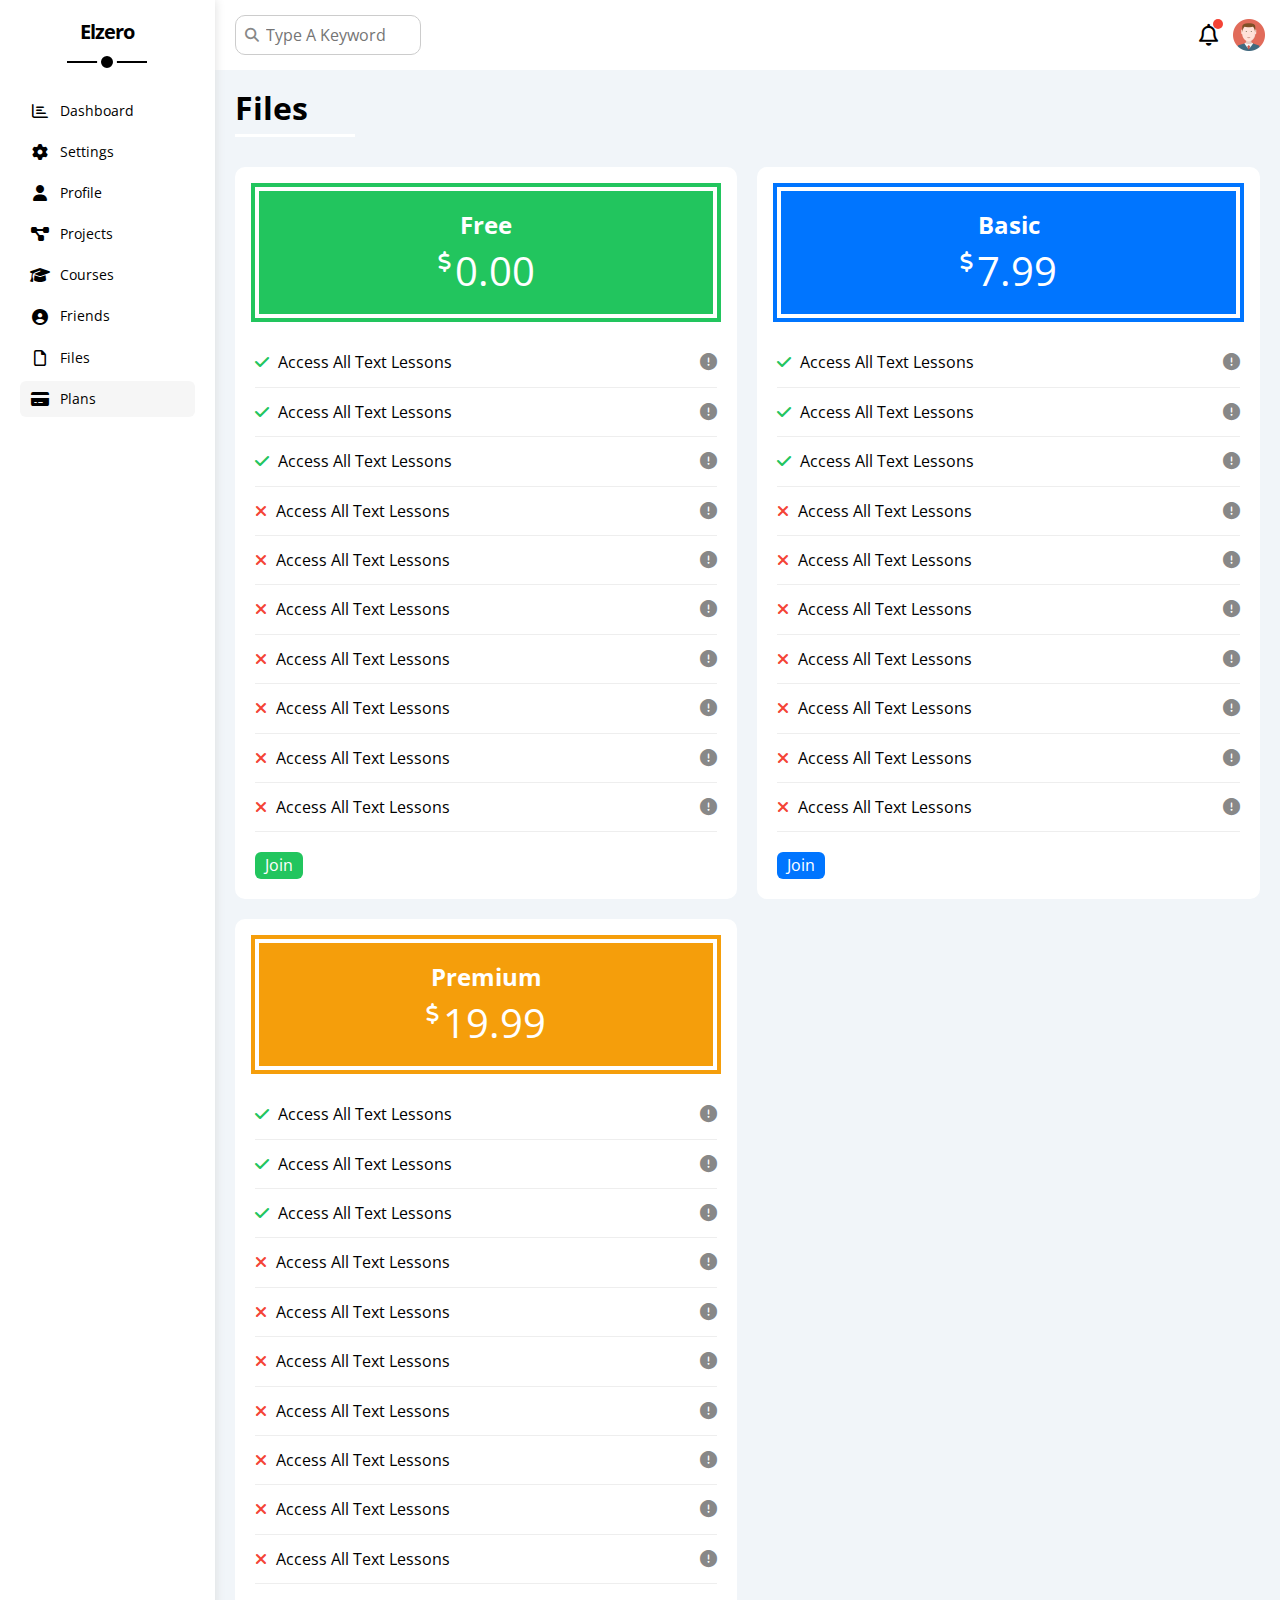
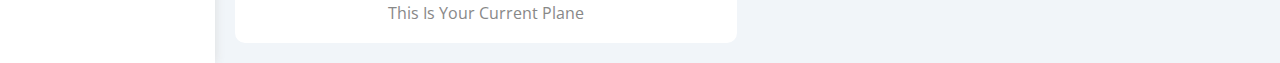
<file: plans.html>
<!DOCTYPE html>
<html lang="en">
<head>
    <meta charset="UTF-8">
    <meta name="viewport" content="width=device-width, initial-scale=1.0">
    <title>Plans</title>
    <!-- font awesome library -->
    <link rel="stylesheet" href="css/all.min.css">
    <!-- framework file -->
    <link rel="stylesheet" href="css/framework.css">
    <!-- main css file override on framework file -->
    <link rel="stylesheet" href="css/master.css "> 
    <!-- render all element normally -->
    <link rel="stylesheet" href="css/normalize.css">
    <!-- google fonts -->
    <link rel="preconnect" href="https://fonts.googleapis.com">
    <link rel="preconnect" href="https://fonts.gstatic.com" crossorigin>
    <link href="https://fonts.googleapis.com/css2?family=Cairo:wght@200;400;500;600;700;800;900&family=Jomhuria&family=Open+Sans:wght@300;400;500;600;700;800&family=Work+Sans:wght@200;300;500;600;700;800&display=swap" rel="stylesheet">
</head>
<body>
    <div class="page d-flex">
        <!-- start sidebar -->
        <div class="sidebar bg-white p-20 p-relative ">
            <h3 class="txt-c p-relative f-s20 l-s ">Elzero</h3>
            <ul>
                <li>
                    <a href="index.html" class="align-center p-10 c-black d-flex rad-6">
                        <i class="fa-regular fa-chart-bar fa-fw"></i>
                        <span class="hide-mobile">Dashboard</span>
                    </a>
                </li>
                <li>
                    <a href="settings.html" class="align-center p-10 c-black d-flex rad-6">
                        <i class="fa-solid fa-gear fa-fw"></i>
                        <span>Settings</span>
                    </a>
                </li>
                <li>
                    <a href="profile.html" class="align-center p-10 c-black d-flex rad-6">
                        <i class="fa-solid fa-user fa-fw"></i>
                        <span>Profile</span>
                    </a>
                </li>
                <li>
                    <a href="projects.html" class="align-center p-10 c-black d-flex rad-6">
                        <i class="fa-solid fa-diagram-project fa-fw"></i>
                        <span>Projects</span>
                    </a>
                </li>
                <li>
                    <a href="courses.html" class="align-center p-10 c-black d-flex rad-6">
                        <i class="fa-solid fa-graduation-cap fa-fw"></i>
                        <span>Courses</span>
                    </a>
                </li>
                <li>
                    <a href="friends.html" class="align-center p-10 c-black d-flex rad-6">
                        <i class="fa-solid fa-circle-user fa-fw"></i>
                        <span>Friends</span>
                    </a>
                </li>
                <li>
                    <a href="files.html" class="align-center p-10 c-black d-flex rad-6">
                        <i class="fa-regular fa-file fa-fw"></i>
                        <span>Files</span>
                    </a>
                </li>
                <li>
                    <a href="plans.html" class="align-center p-10 c-black d-flex rad-6 active">
                        <i class="fa-solid fa-credit-card fa-fw"></i>
                        <span>Plans</span>
                    </a>
                </li>
            </ul>
        </div>
        <!-- end sidebar -->
        <div class="content w-full">
            <!-- start header -->
            <header class="between-flex w-full bg-white p-15">
                <div class="search p-relative">
                    <input type="search" placeholder="Type A Keyword" class=" p-10 b-ccc rad-10">
                </div>
                <div class="alarm d-felx d-flex align-center">
                    <i class="fa-regular fa-bell fa-l align-center"></i>
                    <img src="images/avatar.png" alt="carton image of man" class="m-w hide-mobile">
                </div>
            </header>
            <!-- end header -->
            <!-- end Dashboard page -->
            <!-- start plans page -->
            <h1 class="plans p-relative mb-20">Files</h1>
            <div class="plans-page m-20 block-mobile">
                <!-- start free plan -->
                <div class="free-plan p-20 bg-white rad-10">
                    <div class="plan-category txt-c p-20 bg-green c-white free-window">
                        <h2>Free</h2>
                        <i class="fa-solid fa-dollar-sign fs-14"></i>
                        <span>
                            0.00
                        </span>
                    </div>
                    <div class="feature between-flex align-center pb-15 bb-eee pt-15">
                        <div class="info">
                            <i class="fa-solid fa-check c-green mr-5"></i>
                            <span>Access All Text Lessons</span>
                        </div>
                        <a class="c-grey" href="#"><i class="fa-solid fa-circle-exclamation"></i></a>
                    </div>
                    <div class="feature between-flex align-center pb-15 bb-eee pt-15">
                        <div class="info">
                            <i class="fa-solid fa-check c-green mr-5"></i>
                            <span>Access All Text Lessons</span>
                        </div>
                        <a class="c-grey" href="#"><i class="fa-solid fa-circle-exclamation"></i></a>
                    </div>
                    <div class="feature between-flex align-center pb-15 bb-eee pt-15">
                        <div class="info">
                            <i class="fa-solid fa-check c-green mr-5"></i>
                            <span>Access All Text Lessons</span>
                        </div>
                        <a class="c-grey" href="#"><i class="fa-solid fa-circle-exclamation"></i></a>
                    </div>
                    <div class="feature between-flex align-center pb-15 bb-eee pt-15">
                        <div class="info">
                            <i class="fa-solid fa-xmark c-red mr-5"></i>
                            <span>Access All Text Lessons</span>
                        </div>
                        <a class="c-grey" href="#"><i class="fa-solid fa-circle-exclamation"></i></a>
                    </div>
                    <div class="feature between-flex align-center pb-15 bb-eee pt-15">
                        <div class="info">
                            <i class="fa-solid fa-xmark c-red mr-5"></i>
                            <span>Access All Text Lessons</span>
                        </div>
                        <a class="c-grey" href="#"><i class="fa-solid fa-circle-exclamation"></i></a>
                    </div>
                    <div class="feature between-flex align-center pb-15 bb-eee pt-15">
                        <div class="info">
                            <i class="fa-solid fa-xmark c-red mr-5"></i>
                            <span>Access All Text Lessons</span>
                        </div>
                        <a class="c-grey" href="#"><i class="fa-solid fa-circle-exclamation"></i></a>
                    </div>
                    <div class="feature between-flex align-center pb-15 bb-eee pt-15">
                        <div class="info">
                            <i class="fa-solid fa-xmark c-red mr-5"></i>
                            <span>Access All Text Lessons</span>
                        </div>
                        <a class="c-grey" href="#"><i class="fa-solid fa-circle-exclamation"></i></a>
                    </div>
                    <div class="feature between-flex align-center pb-15 bb-eee pt-15">
                        <div class="info">
                            <i class="fa-solid fa-xmark c-red mr-5"></i>
                            <span>Access All Text Lessons</span>
                        </div>
                        <a class="c-grey" href="#"><i class="fa-solid fa-circle-exclamation"></i></a>
                    </div>
                    <div class="feature between-flex align-center pb-15 bb-eee pt-15">
                        <div class="info">
                            <i class="fa-solid fa-xmark c-red mr-5"></i>
                            <span>Access All Text Lessons</span>
                        </div>
                        <a class="c-grey" href="#"><i class="fa-solid fa-circle-exclamation"></i></a>
                    </div>
                    <div class="feature between-flex align-center pb-15 bb-eee pt-15">
                        <div class="info">
                            <i class="fa-solid fa-xmark c-red mr-5"></i>
                            <span>Access All Text Lessons</span>
                        </div>
                        <a class="c-grey" href="#"><i class="fa-solid fa-circle-exclamation"></i></a>
                    </div>
                    <a class="btn-shape bg-green c-white mt-20 d-block w-fit" href="#">Join</a>
                </div>
                <!-- end free plan -->
                <!-- start basic plan -->
                <div class="basic-plan p-20 bg-white rad-10">
                    <div class="plan-category txt-c p-20 bg-blue basic basic-window c-white">
                        <h2>Basic</h2>
                        <i class="fa-solid fa-dollar-sign fs-14"></i>
                        <span>
                            7.99
                        </span>
                    </div>
                    <div class="feature between-flex align-center pb-15 bb-eee pt-15">
                        <div class="info">
                            <i class="fa-solid fa-check c-green mr-5"></i>
                            <span>Access All Text Lessons</span>
                        </div>
                        <a class="c-grey" href="#"><i class="fa-solid fa-circle-exclamation"></i></a>
                    </div>
                    <div class="feature between-flex align-center pb-15 bb-eee pt-15">
                        <div class="info">
                            <i class="fa-solid fa-check c-green mr-5"></i>
                            <span>Access All Text Lessons</span>
                        </div>
                        <a class="c-grey" href="#"><i class="fa-solid fa-circle-exclamation"></i></a>
                    </div>
                    <div class="feature between-flex align-center pb-15 bb-eee pt-15">
                        <div class="info">
                            <i class="fa-solid fa-check c-green mr-5"></i>
                            <span>Access All Text Lessons</span>
                        </div>
                        <a class="c-grey" href="#"><i class="fa-solid fa-circle-exclamation"></i></a>
                    </div>
                    <div class="feature between-flex align-center pb-15 bb-eee pt-15">
                        <div class="info">
                            <i class="fa-solid fa-xmark c-red mr-5"></i>
                            <span>Access All Text Lessons</span>
                        </div>
                        <a class="c-grey" href="#"><i class="fa-solid fa-circle-exclamation"></i></a>
                    </div>
                    <div class="feature between-flex align-center pb-15 bb-eee pt-15">
                        <div class="info">
                            <i class="fa-solid fa-xmark c-red mr-5"></i>
                            <span>Access All Text Lessons</span>
                        </div>
                        <a class="c-grey" href="#"><i class="fa-solid fa-circle-exclamation"></i></a>
                    </div>
                    <div class="feature between-flex align-center pb-15 bb-eee pt-15">
                        <div class="info">
                            <i class="fa-solid fa-xmark c-red mr-5"></i>
                            <span>Access All Text Lessons</span>
                        </div>
                        <a class="c-grey" href="#"><i class="fa-solid fa-circle-exclamation"></i></a>
                    </div>
                    <div class="feature between-flex align-center pb-15 bb-eee pt-15">
                        <div class="info">
                            <i class="fa-solid fa-xmark c-red mr-5"></i>
                            <span>Access All Text Lessons</span>
                        </div>
                        <a class="c-grey" href="#"><i class="fa-solid fa-circle-exclamation"></i></a>
                    </div>
                    <div class="feature between-flex align-center pb-15 bb-eee pt-15">
                        <div class="info">
                            <i class="fa-solid fa-xmark c-red mr-5"></i>
                            <span>Access All Text Lessons</span>
                        </div>
                        <a class="c-grey" href="#"><i class="fa-solid fa-circle-exclamation"></i></a>
                    </div>
                    <div class="feature between-flex align-center pb-15 bb-eee pt-15">
                        <div class="info">
                            <i class="fa-solid fa-xmark c-red mr-5"></i>
                            <span>Access All Text Lessons</span>
                        </div>
                        <a class="c-grey" href="#"><i class="fa-solid fa-circle-exclamation"></i></a>
                    </div>
                    <div class="feature between-flex align-center pb-15 bb-eee pt-15">
                        <div class="info">
                            <i class="fa-solid fa-xmark c-red mr-5"></i>
                            <span>Access All Text Lessons</span>
                        </div>
                        <a class="c-grey" href="#"><i class="fa-solid fa-circle-exclamation"></i></a>
                    </div>
                    <a class="btn-shape bg-blue c-white mt-20 d-block w-fit" href="#">Join</a>
                </div>
                <!-- end basic plan -->
                <!-- start premium plan -->
                <div class="premium-plan p-20 bg-white rad-10">
                    <div class="plan-category txt-c p-20 bg-orange premium-window c-white">
                        <h2>Premium</h2>
                        <i class="fa-solid fa-dollar-sign fs-14"></i>
                        <span>
                            19.99
                        </span>
                    </div>
                    <div class="feature between-flex align-center pb-15 bb-eee pt-15">
                        <div class="info">
                            <i class="fa-solid fa-check c-green mr-5"></i>
                            <span>Access All Text Lessons</span>
                        </div>
                        <a class="c-grey" href="#"><i class="fa-solid fa-circle-exclamation"></i></a>
                    </div>
                    <div class="feature between-flex align-center pb-15 bb-eee pt-15">
                        <div class="info">
                            <i class="fa-solid fa-check c-green mr-5"></i>
                            <span>Access All Text Lessons</span>
                        </div>
                        <a class="c-grey" href="#"><i class="fa-solid fa-circle-exclamation"></i></a>
                    </div>
                    <div class="feature between-flex align-center pb-15 bb-eee pt-15">
                        <div class="info">
                            <i class="fa-solid fa-check c-green mr-5"></i>
                            <span>Access All Text Lessons</span>
                        </div>
                        <a class="c-grey" href="#"><i class="fa-solid fa-circle-exclamation"></i></a>
                    </div>
                    <div class="feature between-flex align-center pb-15 bb-eee pt-15">
                        <div class="info">
                            <i class="fa-solid fa-xmark c-red mr-5"></i>
                            <span>Access All Text Lessons</span>
                        </div>
                        <a class="c-grey" href="#"><i class="fa-solid fa-circle-exclamation"></i></a>
                    </div>
                    <div class="feature between-flex align-center pb-15 bb-eee pt-15">
                        <div class="info">
                            <i class="fa-solid fa-xmark c-red mr-5"></i>
                            <span>Access All Text Lessons</span>
                        </div>
                        <a class="c-grey" href="#"><i class="fa-solid fa-circle-exclamation"></i></a>
                    </div>
                    <div class="feature between-flex align-center pb-15 bb-eee pt-15">
                        <div class="info">
                            <i class="fa-solid fa-xmark c-red mr-5"></i>
                            <span>Access All Text Lessons</span>
                        </div>
                        <a class="c-grey" href="#"><i class="fa-solid fa-circle-exclamation"></i></a>
                    </div>
                    <div class="feature between-flex align-center pb-15 bb-eee pt-15">
                        <div class="info">
                            <i class="fa-solid fa-xmark c-red mr-5"></i>
                            <span>Access All Text Lessons</span>
                        </div>
                        <a class="c-grey" href="#"><i class="fa-solid fa-circle-exclamation"></i></a>
                    </div>
                    <div class="feature between-flex align-center pb-15 bb-eee pt-15">
                        <div class="info">
                            <i class="fa-solid fa-xmark c-red mr-5"></i>
                            <span>Access All Text Lessons</span>
                        </div>
                        <a class="c-grey" href="#"><i class="fa-solid fa-circle-exclamation"></i></a>
                    </div>
                    <div class="feature between-flex align-center pb-15 bb-eee pt-15">
                        <div class="info">
                            <i class="fa-solid fa-xmark c-red mr-5"></i>
                            <span>Access All Text Lessons</span>
                        </div>
                        <a class="c-grey" href="#"><i class="fa-solid fa-circle-exclamation"></i></a>
                    </div>
                    <div class="feature between-flex align-center pb-15 bb-eee pt-15">
                        <div class="info">
                            <i class="fa-solid fa-xmark c-red mr-5"></i>
                            <span>Access All Text Lessons</span>
                        </div>
                        <a class="c-grey" href="#"><i class="fa-solid fa-circle-exclamation"></i></a>
                    </div>
                    <p class="mt-20 d-block c-grey txt-c">This Is Your Current Plane</p>
                </div>
                <!-- end premium plan -->
            </div>
            <!-- end plans page -->
</file>
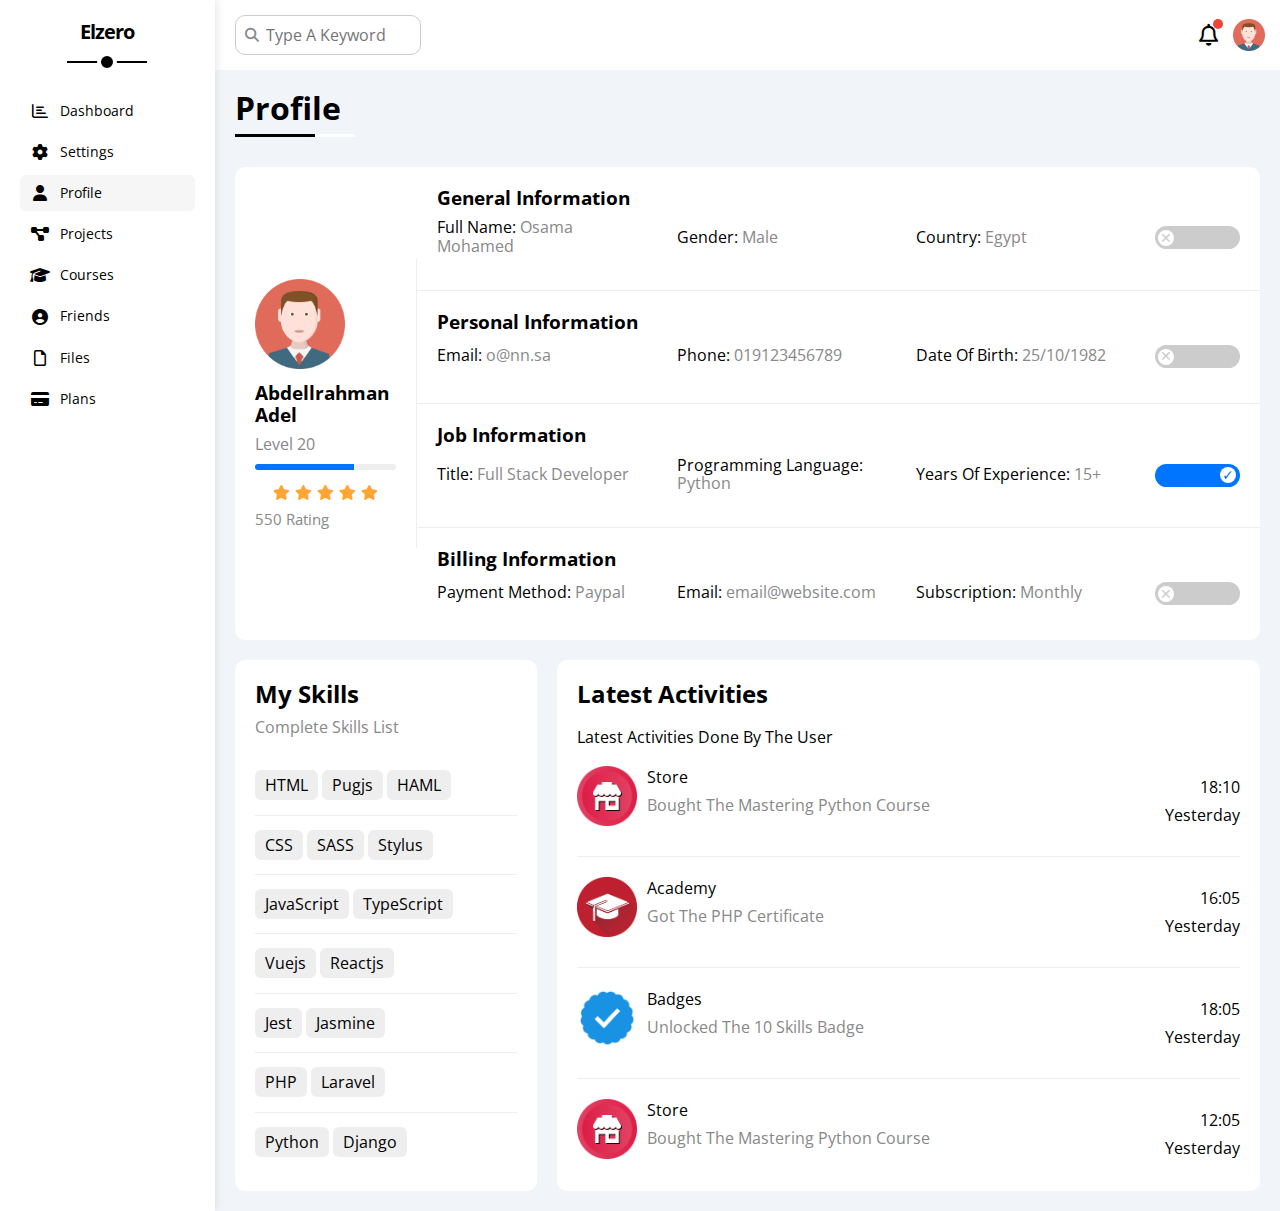
<file: profile.html>
<!DOCTYPE html>
<html lang="en">
<head>
    <meta charset="UTF-8">
    <meta name="viewport" content="width=device-width, initial-scale=1.0">
    <title>Profile</title>
    <!-- font awesome library -->
    <link rel="stylesheet" href="css/all.min.css">
    <!-- framework file -->
    <link rel="stylesheet" href="css/framework.css">
    <!-- main css file override on framework file -->
    <link rel="stylesheet" href="css/master.css "> 
    <!-- render all element normally -->
    <link rel="stylesheet" href="css/normalize.css">
    <!-- google fonts -->
    <link rel="preconnect" href="https://fonts.googleapis.com">
    <link rel="preconnect" href="https://fonts.gstatic.com" crossorigin>
    <link href="https://fonts.googleapis.com/css2?family=Cairo:wght@200;400;500;600;700;800;900&family=Jomhuria&family=Open+Sans:wght@300;400;500;600;700;800&family=Work+Sans:wght@200;300;500;600;700;800&display=swap" rel="stylesheet">
</head>
<body>
    <div class="page d-flex">
        <!-- start sidebar -->
        <div class="sidebar bg-white p-20 p-relative ">
            <h3 class="txt-c p-relative f-s20 l-s ">Elzero</h3>
            <ul>
                <li>
                    <a href="index.html" class="align-center p-10 c-black d-flex rad-6">
                        <i class="fa-regular fa-chart-bar fa-fw"></i>
                        <span class="hide-mobile">Dashboard</span>
                    </a>
                </li>
                <li>
                    <a href="settings.html" class="align-center p-10 c-black d-flex rad-6">
                        <i class="fa-solid fa-gear fa-fw"></i>
                        <span>Settings</span>
                    </a>
                </li>
                <li>
                    <a href="profile.html" class="align-center p-10 c-black d-flex rad-6 active">
                        <i class="fa-solid fa-user fa-fw"></i>
                        <span>Profile</span>
                    </a>
                </li>
                <li>
                    <a href="projects.html" class="align-center p-10 c-black d-flex rad-6">
                        <i class="fa-solid fa-diagram-project fa-fw"></i>
                        <span>Projects</span>
                    </a>
                </li>
                <li>
                    <a href="courses.html" class="align-center p-10 c-black d-flex rad-6">
                        <i class="fa-solid fa-graduation-cap fa-fw"></i>
                        <span>Courses</span>
                    </a>
                </li>
                <li>
                    <a href="friends.html" class="align-center p-10 c-black d-flex rad-6">
                        <i class="fa-solid fa-circle-user fa-fw"></i>
                        <span>Friends</span>
                    </a>
                </li>
                <li>
                    <a href="files.html" class="align-center p-10 c-black d-flex rad-6">
                        <i class="fa-regular fa-file fa-fw"></i>
                        <span>Files</span>
                    </a>
                </li>
                <li>
                    <a href="plans.html" class="align-center p-10 c-black d-flex rad-6">
                        <i class="fa-solid fa-credit-card fa-fw"></i>
                        <span>Plans</span>
                    </a>
                </li>
            </ul>
        </div>
        <!-- end sidebar -->
        <div class="content w-full">
            <!-- start header -->
            <header class="between-flex w-full bg-white p-15">
                <div class="search p-relative">
                    <input type="search" placeholder="Type A Keyword" class=" p-10 b-ccc rad-10">
                </div>
                <div class="alarm d-felx d-flex align-center">
                    <i class="fa-regular fa-bell fa-l align-center"></i>
                    <img src="images/avatar.png" alt="carton image of man" class="m-w hide-mobile">
                </div>
            </header>
            <!-- end header -->
            <!-- end Dashboard page -->
            <!-- start profile page -->
            <h1 class="p-relative mb-20 profile">Profile</h1>
            <div class="profile-page">
                <!-- start profile information -->
                <div class="profile-information m-20 bg-white rad-10 d-flex gap block-mobile">
                    <div class="box-rating center-flex align-center">
                        <div class="rating text-c br-eee p-20">
                            <img class="mb-10" src="images/avatar.png" alt="">
                            <h3 class="mb-10">Abdellrahman Adel</h3>
                            <p class="mb-10 c-grey">Level 20</p>
                            <div class="progress mb-15">
                                <span class="mb-10" style="width: 70%;"></span>
                            </div>
                            <div class="icon-rating mb-10 gap-5 center-flex">
                                <i class="fa-solid fa-star"></i>
                                <i class="fa-solid fa-star"></i>
                                <i class="fa-solid fa-star"></i>
                                <i class="fa-solid fa-star"></i>
                                <i class="fa-solid fa-star"></i>
                            </div>
                            <span>550 Rating</span>
                        </div>
                    </div>
                    <div class="information w-full">
                        <div class="info between-flex block-mobile bb-eee p-20">
                            <h3 class="w-full mb-10">General Information</h3>
                            <div class="mb-15">
                                <span>Full Name: <span class="c-grey">Osama Mohamed</span><span>
                            </div>
                            <div class="mb-15">
                                <span>Gender: <span class="c-grey">Male</span><span>
                            </div>
                            <div class="mb-15">
                                <span>Country: <span class="c-grey">Egypt</span><span>
                            </div>
                            <div class="toggle-switch mb-15">
                                <input type="checkbox" id="general">
                                <label class="d-block" for="general"></label>
                            </div>
                        </div>
                        <div class="info between-flex block-mobile pb-10 bb-eee p-20">
                            <h3 class="w-full mb-10">Personal Information</h3>
                            <div class="mb-15">
                                <span>Email: <span class="c-grey">o@nn.sa</span><span>
                            </div>
                            <div class="mb-15">
                                <span>Phone: <span class="c-grey">019123456789</span><span>
                            </div>
                            <div class="mb-15">
                                <span>Date Of Birth: <span class="c-grey">25/10/1982</span><span>
                            </div>
                            <div class="toggle-switch mb-15">
                                <input type="checkbox" id="personal">
                                <label class="d-block" for="personal"></label>
                            </div>
                        </div>
                        <div class="info between-flex block-mobile pb-10 bb-eee p-20">
                            <h3 class="w-full mb-10">Job Information</h3>
                            <div class="mb-15">
                                <span>Title: <span class="c-grey">Full Stack Developer</span><span>
                            </div>
                            <div class="mb-15">
                                <span>Programming Language: <span class="c-grey">Python</span><span>
                            </div>
                            <div class="mb-15">
                                <span>Years Of Experience: <span class="c-grey">15+</span><span>
                            </div>
                            <div class="toggle-switch mb-15">
                                <input type="checkbox" id="jop" checked>
                                <label class="d-block" for="jop"></label>
                            </div>
                        </div>
                        <div class="info between-flex block-mobile p-20">
                            <h3 class="w-full mb-10">Billing Information</h3>
                            <div class="mb-15">
                                <span>Payment Method: <span class="c-grey">Paypal</span><span>
                            </div>
                            <div class="mb-15">
                                <span>Email: <span class="c-grey">email@website.com</span><span>
                            </div>
                            <div class="mb-15">
                                <span>Subscription: <span class="c-grey">Monthly</span><span>
                            </div>
                            <div class="toggle-switch mb-15">
                                <input type="checkbox" id="billing">
                                <label class="d-block" for="billing"></label>
                            </div>
                        </div>
                    </div>
                    <!-- end profile information -->
                </div>
                <!-- start skills & activities -->
                <div class="skills-activities m-20 d-flex gap-20">
                <!-- start skills -->
                    <div class="skills p-20 bg-white rad-10">
                        <h2 class="mb-10">My Skills</h2>
                        <p class="pb-20 c-grey">Complete Skills List</p>
                        <div class="rwo1 bb-eee pt-20 pb-20">
                            <span class="btn-shape bg-eee">HTML</span>
                            <span class="btn-shape bg-eee">Pugjs</span>
                            <span class="btn-shape bg-eee">HAML</span>
                        </div>
                        <div class="rwo bb-eee pt-20 pb-20">
                            <span class="btn-shape bg-eee">CSS</span>
                            <span class="btn-shape bg-eee">SASS</span>
                            <span class="btn-shape bg-eee">Stylus</span>
                        </div>
                        <div class="rwo bb-eee pt-20 pb-20">
                            <span class="btn-shape bg-eee">JavaScript</span>
                            <span class="btn-shape bg-eee">TypeScript</span>
                        </div>
                        <div class="rwo bb-eee pt-20 pb-20">
                            <span class="btn-shape bg-eee">Vuejs</span>
                            <span class="btn-shape bg-eee">Reactjs</span>
                        </div>
                        <div class="rwo bb-eee pt-20 pb-20">
                            <span class="btn-shape bg-eee">Jest</span>
                            <span class="btn-shape bg-eee">Jasmine</span>
                        </div>
                        <div class="rwo bb-eee pt-20 pb-20">
                            <span class="btn-shape bg-eee">PHP</span>
                            <span class="btn-shape bg-eee">Laravel</span>
                        </div>
                        <div class="rwo pt-20 pb-20">
                            <span class="btn-shape bg-eee">Python</span>
                            <span class="btn-shape bg-eee">Django</span>
                        </div>
                    </div>
                <!-- end skills -->
                <!-- start activities -->
                    <div class="activities p-20 bg-white rad-10">
                        <h2 class="mb-20">Latest Activities</h2>
                        <p class="mb-20">Latest Activities Done By The User</p>
                        <div class="box between-flex align-center pb-20 bb-eee tex-c-mobile">
                            <div class="details d-flex align-center block-mobile">
                                <img class="mr-10 mb-10" src="images/activity-01.png" alt="">
                            <div class="box-store mb-20">
                                <span class="mb-10 d-block">Store</span>
                                <p class="mb-20 c-grey">Bought The Mastering Python Course</p>
                            </div>
                            </div>
                            <div class="date">
                                <span class="mb-10 d-block">18:10</span>
                                <span>Yesterday</span>
                            </div>
                        </div>
                        <div class="box between-flex align-center pb-20 pt-20 bb-eee tex-c-mobile">
                            <div class="details d-flex align-center block-mobile">
                                <img class="mr-10 mb-10" src="images/activity-02.png" alt="">
                            <div class="box-store mb-20">
                                <span class="mb-10 d-block">Academy</span>
                                <p class="mb-20 c-grey">Got The PHP Certificate</p>
                            </div>
                            </div>
                            <div class="date">
                                <span class="mb-10 d-block">16:05</span>
                                <span>Yesterday</span>
                            </div>
                        </div>
                        <div class="box between-flex align-center pb-20 pt-20 bb-eee tex-c-mobile">
                            <div class="details d-flex align-center block-mobile">
                                <img class="mr-10 mb-10" src="images/activity-03.png" alt="">
                            <div class="box-store mb-20">
                                <span class="mb-10 d-block">Badges</span>
                                <p class="mb-20 c-grey">Unlocked The 10 Skills Badge</p>
                            </div>
                            </div>
                            <div class="date">
                                <span class="mb-10 d-block">18:05</span>
                                <span>Yesterday</span>
                            </div>
                        </div>
                        <div class="box between-flex align-center pt-20 tex-c-mobile">
                            <div class="details d-flex align-center block-mobile">
                                <img class="mr-10 mb-10" src="images/activity-01.png" alt="">
                            <div class="box-store mb-20">
                                <span class="mb-10 d-block">Store</span>
                                <p class="mb-20 c-grey">Bought The Mastering Python Course</p>
                            </div>
                            </div>
                            <div class="date">
                                <span class="mb-10 d-block">12:05</span>
                                <span>Yesterday</span>
                            </div>
                        </div>
                    </div>
                </div>
                <!-- end activities -->
                <!-- end skills & activities -->
            </div>
            <!-- end profile page -->
</file>
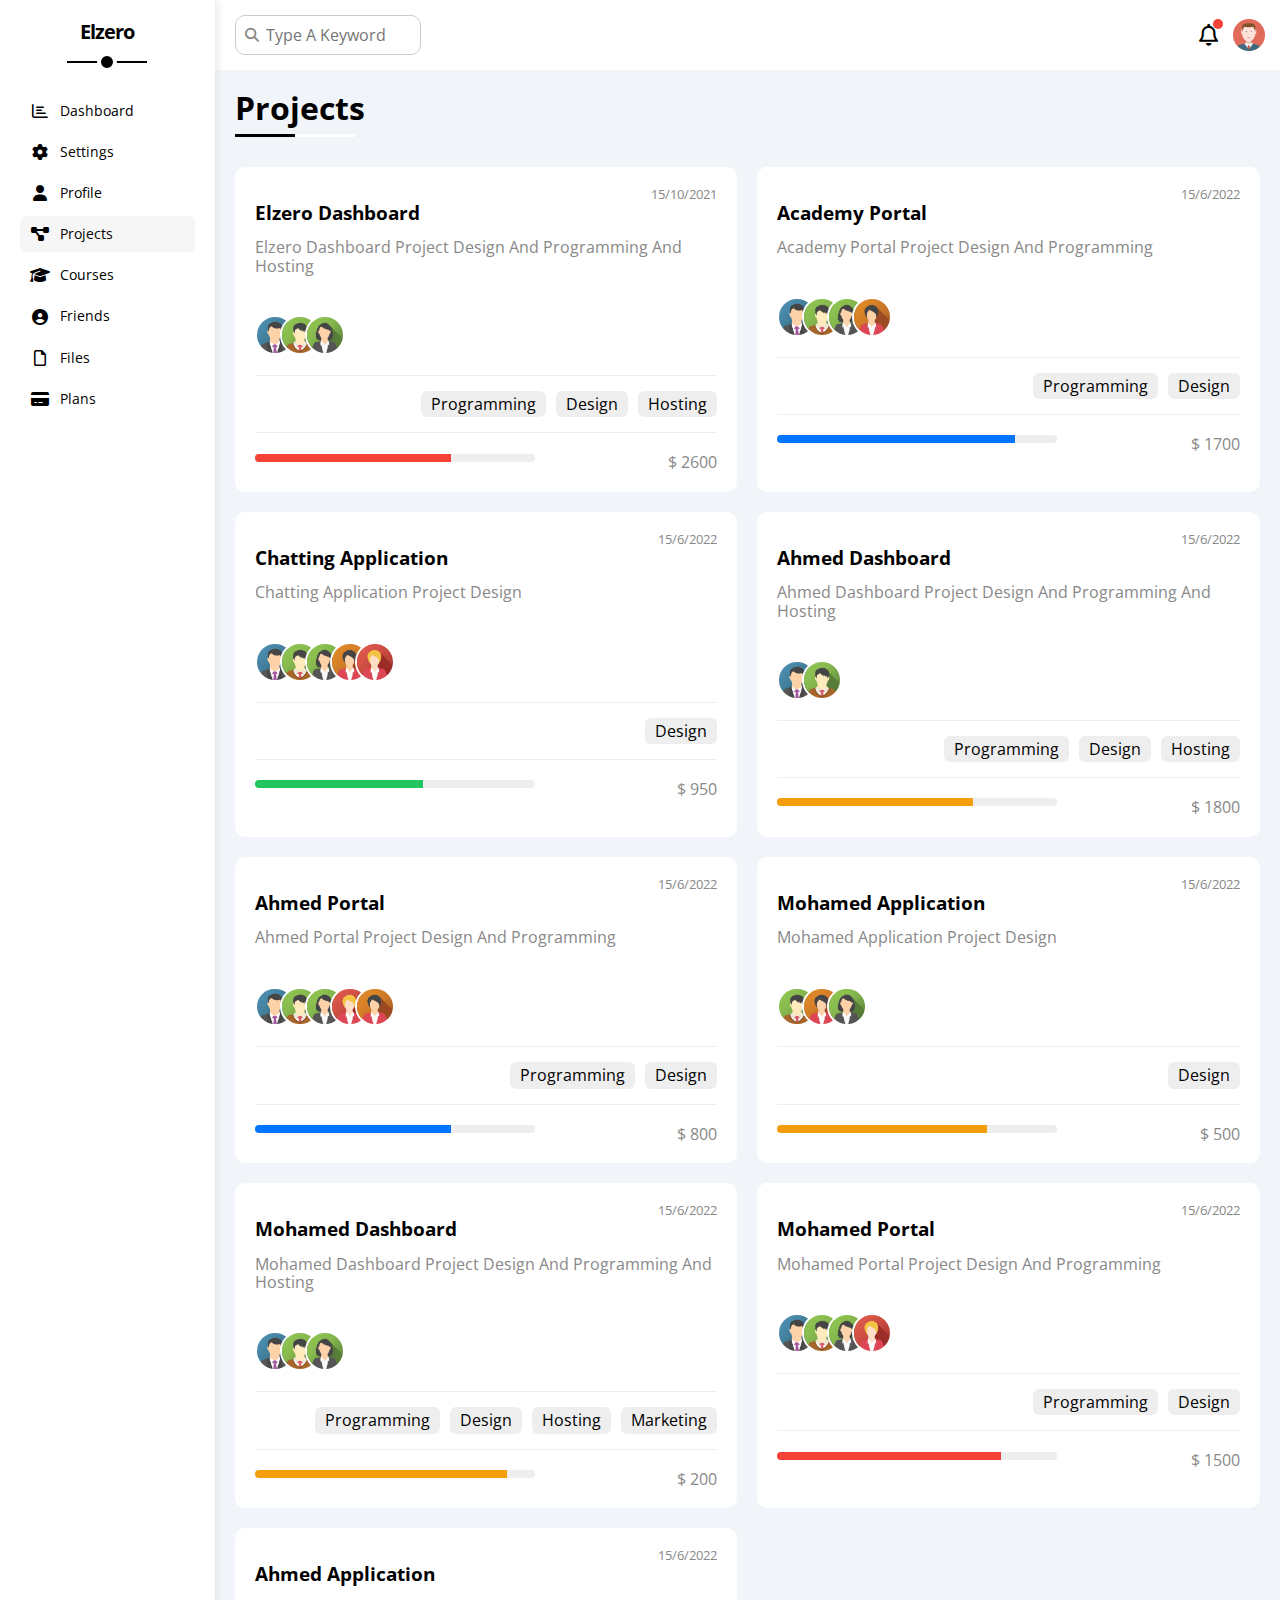
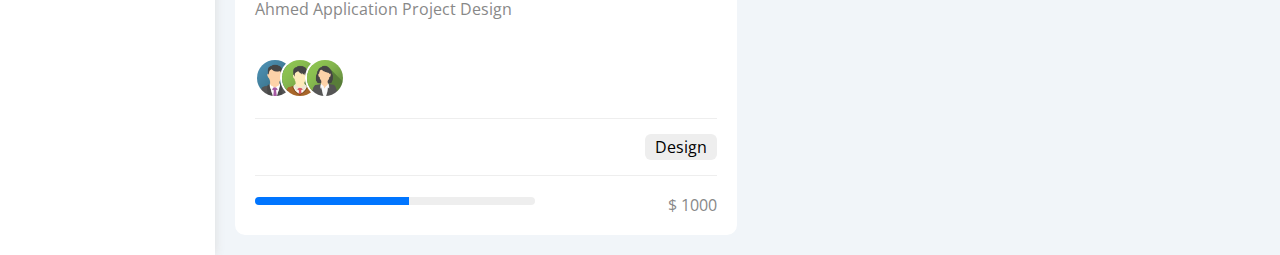
<file: projects.html>
<!DOCTYPE html>
<html lang="en">
<head>
    <meta charset="UTF-8">
    <meta name="viewport" content="width=device-width, initial-scale=1.0">
    <title>Projects</title>
    <!-- font awesome library -->
    <link rel="stylesheet" href="css/all.min.css">
    <!-- framework file -->
    <link rel="stylesheet" href="css/framework.css">
    <!-- main css file override on framework file -->
    <link rel="stylesheet" href="css/master.css "> 
    <!-- render all element normally -->
    <link rel="stylesheet" href="css/normalize.css">
    <!-- google fonts -->
    <link rel="preconnect" href="https://fonts.googleapis.com">
    <link rel="preconnect" href="https://fonts.gstatic.com" crossorigin>
    <link href="https://fonts.googleapis.com/css2?family=Cairo:wght@200;400;500;600;700;800;900&family=Jomhuria&family=Open+Sans:wght@300;400;500;600;700;800&family=Work+Sans:wght@200;300;500;600;700;800&display=swap" rel="stylesheet">
</head>
<body>
    <div class="page d-flex">
        <!-- start sidebar -->
        <div class="sidebar bg-white p-20 p-relative ">
            <h3 class="txt-c p-relative f-s20 l-s ">Elzero</h3>
            <ul>
                <li>
                    <a href="index.html" class="align-center p-10 c-black d-flex rad-6">
                        <i class="fa-regular fa-chart-bar fa-fw"></i>
                        <span class="hide-mobile">Dashboard</span>
                    </a>
                </li>
                <li>
                    <a href="settings.html" class="align-center p-10 c-black d-flex rad-6">
                        <i class="fa-solid fa-gear fa-fw"></i>
                        <span>Settings</span>
                    </a>
                </li>
                <li>
                    <a href="profile.html" class="align-center p-10 c-black d-flex rad-6">
                        <i class="fa-solid fa-user fa-fw"></i>
                        <span>Profile</span>
                    </a>
                </li>
                <li>
                    <a href="projects.html" class="align-center p-10 c-black d-flex rad-6 active">
                        <i class="fa-solid fa-diagram-project fa-fw"></i>
                        <span>Projects</span>
                    </a>
                </li>
                <li>
                    <a href="index.html" class="align-center p-10 c-black d-flex rad-6">
                        <i class="fa-solid fa-graduation-cap fa-fw"></i>
                        <span>Courses</span>
                    </a>
                </li>
                <li>
                    <a href="index.html" class="align-center p-10 c-black d-flex rad-6">
                        <i class="fa-solid fa-circle-user fa-fw"></i>
                        <span>Friends</span>
                    </a>
                </li>
                <li>
                    <a href="index.html" class="align-center p-10 c-black d-flex rad-6">
                        <i class="fa-regular fa-file fa-fw"></i>
                        <span>Files</span>
                    </a>
                </li>
                <li>
                    <a href="index.html" class="align-center p-10 c-black d-flex rad-6">
                        <i class="fa-solid fa-credit-card fa-fw"></i>
                        <span>Plans</span>
                    </a>
                </li>
            </ul>
        </div>
        <!-- end sidebar -->
        <div class="content w-full">
            <!-- start header -->
            <header class="between-flex w-full bg-white p-15">
                <div class="search p-relative">
                    <input type="search" placeholder="Type A Keyword" class=" p-10 b-ccc rad-10">
                </div>
                <div class="alarm d-felx d-flex align-center">
                    <i class="fa-regular fa-bell fa-l align-center"></i>
                    <img src="images/avatar.png" alt="carton image of man" class="m-w hide-mobile">
                </div>
            </header>
            <!-- end header -->
            <!-- end Dashboard page -->
            <!-- start projects page -->
            <h1 class="projects p-relative mb-20">Projects</h1>
            <div class="projects-page m-20">
                <div class="info-box bg-white p-20 rad-10">
                    <span>15/10/2021</span>
                    <h3 class="mb-15">Elzero Dashboard</h3>
                    <p class="mb-20 c-grey">Elzero Dashboard Project Design And Programming And Hosting</p>
                    <div class="images d-flex p-relative mb-20 pt-20">
                        <img src="images/team-01.png" alt="">
                        <img src="images/team-03.png" alt="">
                        <img src="images/team-02.png" alt="">
                    </div>
                    <div class="services pb-15 pt-15 bb-eee bt-eee block-mobile">
                        <span class="btn-shape bg-eee">Programming</span>
                        <span class="btn-shape bg-eee">Design</span>
                        <span class="btn-shape bg-eee">Hosting</span>
                    </div>
                    <div class="cost between-flex mt-20">
                        <div class="rate p-relative mb-10">
                            <span class="bg-red" style="width: 70%;"></span>
                        </div>
                        <span class="c-grey">$ 2600</span>
                    </div>
                </div>
                <div class="info-box bg-white p-20 rad-10">
                    <span>15/6/2022</span>
                    <h3 class="mb-15">Academy Portal</h3>
                    <p class="mb-20 c-grey">Academy Portal Project Design And Programming</p>
                    <div class="images d-flex p-relative mb-20 pt-20">
                        <img src="images/team-01.png" alt="">
                        <img src="images/team-03.png" alt="">
                        <img src="images/team-02.png" alt="">
                        <img src="images/team-04.png" alt="">
                    </div>
                    <div class="services pb-15 pt-15 bb-eee bt-eee">
                        <span class="btn-shape bg-eee">Programming</span>
                        <span class="btn-shape bg-eee">Design</span>
                    </div>
                    <div class="cost between-flex mt-20">
                        <div class="rate p-relative mb-10">
                            <span class="bg-blue" style="width: 85%;"></span>
                        </div>
                        <span class="c-grey">$ 1700</span>
                    </div>
                </div>
                <div class="info-box bg-white p-20 rad-10">
                    <span>15/6/2022</span>
                    <h3 class="mb-15">Chatting Application</h3>
                    <p class="mb-20 c-grey">Chatting Application Project Design</p>
                    <div class="images d-flex p-relative mb-20 pt-20">
                        <img src="images/team-01.png" alt="">
                        <img src="images/team-03.png" alt="">
                        <img src="images/team-02.png" alt="">
                        <img src="images/team-04.png" alt="">
                        <img src="images/team-05.png" alt="">
                    </div>
                    <div class="services pb-15 pt-15 bb-eee bt-eee">
                        <span class="btn-shape bg-eee">Design</span>
                    </div>
                    <div class="cost between-flex mt-20">
                        <div class="rate p-relative mb-10">
                            <span class="bg-green" style="width: 60%;"></span>
                        </div>
                        <span class="c-grey">$ 950</span>
                    </div>
                </div>
                <div class="info-box bg-white p-20 rad-10">
                    <span>15/6/2022</span>
                    <h3 class="mb-15">Ahmed Dashboard</h3>
                    <p class="mb-20 c-grey">Ahmed Dashboard Project Design And Programming And Hosting</p>
                    <div class="images d-flex p-relative mb-20 pt-20">
                        <img src="images/team-01.png" alt="">
                        <img src="images/team-03.png" alt="">
                    </div>
                    <div class="services pb-15 pt-15 bb-eee bt-eee">
                        <span class="btn-shape bg-eee">Programming</span>
                        <span class="btn-shape bg-eee">Design</span>
                        <span class="btn-shape bg-eee">Hosting</span>
                    </div>
                    <div class="cost between-flex mt-20">
                        <div class="rate p-relative mb-10">
                            <span class="bg-orange" style="width: 70%;"></span>
                        </div>
                        <span class="c-grey">$ 1800</span>
                    </div>
                </div>
                <div class="info-box bg-white p-20 rad-10">
                    <span>15/6/2022</span>
                    <h3 class="mb-15">Ahmed Portal</h3>
                    <p class="mb-20 c-grey">Ahmed Portal Project Design And Programming</p>
                    <div class="images d-flex p-relative mb-20 pt-20">
                        <img src="images/team-01.png" alt="">
                        <img src="images/team-03.png" alt="">
                        <img src="images/team-02.png" alt="">
                        <img src="images/team-05.png" alt="">
                        <img src="images/team-04.png" alt="">
                    </div>
                    <div class="services pb-15 pt-15 bb-eee bt-eee">
                        <span class="btn-shape bg-eee">Programming</span>
                        <span class="btn-shape bg-eee">Design</span>
                    </div>
                    <div class="cost between-flex mt-20">
                        <div class="rate p-relative mb-10">
                            <span class="bg-blue" style="width: 70%;"></span>
                        </div>
                        <span class="c-grey">$ 800</span>
                    </div>
                </div>
                <div class="info-box bg-white p-20 rad-10">
                    <span>15/6/2022</span>
                    <h3 class="mb-15">Mohamed Application</h3>
                    <p class="mb-20 c-grey">Mohamed Application Project Design</p>
                    <div class="images d-flex p-relative mb-20 pt-20">
                        <img src="images/team-03.png" alt="">
                        <img src="images/team-04.png" alt="">
                        <img src="images/team-02.png" alt="">
                    </div>
                    <div class="services pb-15 pt-15 bb-eee bt-eee">
                        <span class="btn-shape bg-eee">Design</span>
                    </div>
                    <div class="cost between-flex mt-20">
                        <div class="rate p-relative mb-10">
                            <span class="bg-orange" style="width: 75%;"></span>
                        </div>
                        <span class="c-grey">$ 500</span>
                    </div>
                </div>
                <div class="info-box bg-white p-20 rad-10">
                    <span>15/6/2022</span>
                    <h3 class="mb-15">Mohamed Dashboard</h3>
                    <p class="mb-20 c-grey">Mohamed Dashboard Project Design And Programming And Hosting</p>
                    <div class="images d-flex p-relative mb-20 pt-20">
                        <img src="images/team-01.png" alt="">
                        <img src="images/team-03.png" alt="">
                        <img src="images/team-02.png" alt="">
                    </div>
                    <div class="services pb-15 pt-15 bb-eee bt-eee">
                        <span class="btn-shape bg-eee">Programming</span>
                        <span class="btn-shape bg-eee">Design</span>
                        <span class="btn-shape bg-eee">Hosting</span>
                        <span class="btn-shape bg-eee">Marketing</span>
                    </div>
                    <div class="cost between-flex mt-20">
                        <div class="rate p-relative mb-10">
                            <span class="bg-orange" style="width: 90%;"></span>
                        </div>
                        <span class="c-grey">$ 200</span>
                    </div>
                </div>
                <div class="info-box bg-white p-20 rad-10">
                    <span>15/6/2022</span>
                    <h3 class="mb-15">Mohamed Portal</h3>
                    <p class="mb-20 c-grey">Mohamed Portal Project Design And Programming</p>
                    <div class="images d-flex p-relative mb-20 pt-20">
                        <img src="images/team-01.png" alt="">
                        <img src="images/team-03.png" alt="">
                        <img src="images/team-02.png" alt="">
                        <img src="images/team-05.png" alt="">
                    </div>
                    <div class="services pb-15 pt-15 bb-eee bt-eee">
                        <span class="btn-shape bg-eee">Programming</span>
                        <span class="btn-shape bg-eee">Design</span>
                    </div>
                    <div class="cost between-flex mt-20">
                        <div class="rate p-relative mb-10">
                            <span class="bg-red" style="width: 80%;"></span>
                        </div>
                        <span class="c-grey">$ 1500</span>
                    </div>
                </div>
                <div class="info-box bg-white p-20 rad-10">
                    <span>15/6/2022</span>
                    <h3 class="mb-15">Ahmed Application</h3>
                    <p class="mb-20 c-grey">Ahmed Application Project Design</p>
                    <div class="images d-flex p-relative mb-20 pt-20">
                        <img src="images/team-01.png" alt="">
                        <img src="images/team-03.png" alt="">
                        <img src="images/team-02.png" alt="">
                    </div>
                    <div class="services pb-15 pt-15 bb-eee bt-eee">
                        <span class="btn-shape bg-eee">Design</span>
                    </div>
                    <div class="cost between-flex mt-20">
                        <div class="rate p-relative mb-10">
                            <span class="bg-blue" style="width: 55%;"></span>
                        </div>
                        <span class="c-grey">$ 1000</span>
                    </div>
                </div>
            <!-- end projects page -->
</file>
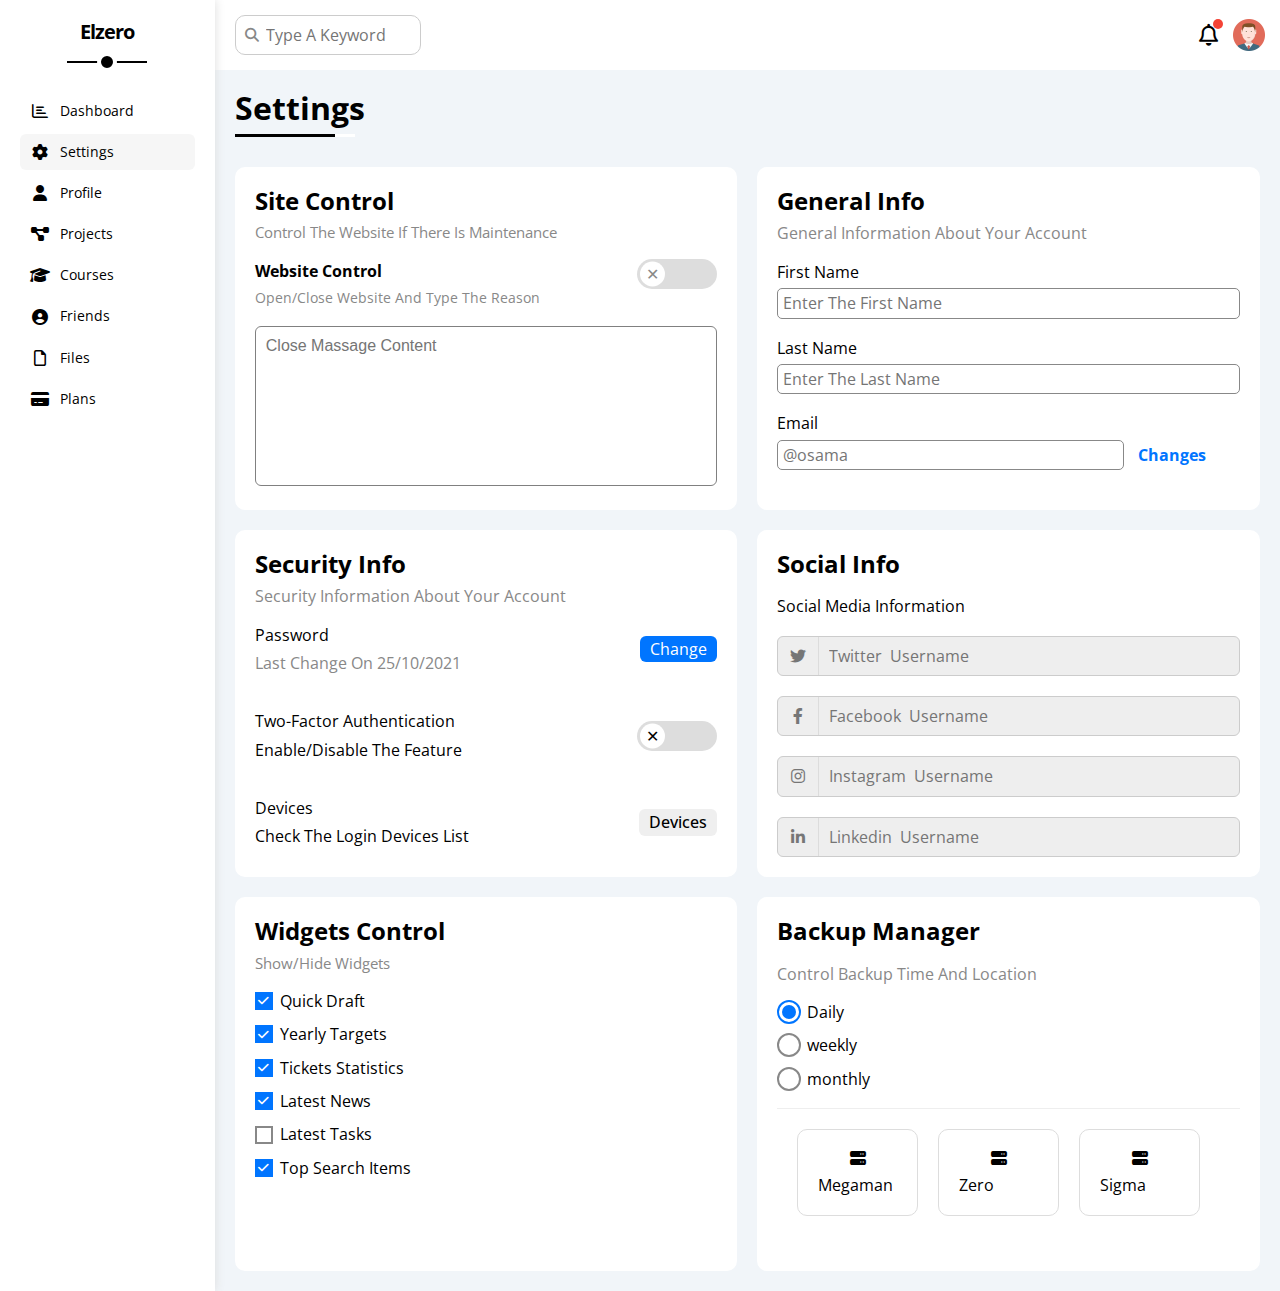
<file: settings.html>
<!DOCTYPE html>
<html lang="en">
<head>
    <meta charset="UTF-8">
    <meta name="viewport" content="width=device-width, initial-scale=1.0">
    <title>Settings</title>
    <!-- font awesome library -->
    <link rel="stylesheet" href="css/all.min.css">
    <!-- framework file -->
    <link rel="stylesheet" href="css/framework.css">
    <!-- main css file override on framework file -->
    <link rel="stylesheet" href="css/master.css "> 
    <!-- render all element normally -->
    <link rel="stylesheet" href="css/normalize.css">
    <!-- google fonts -->
    <link rel="preconnect" href="https://fonts.googleapis.com">
    <link rel="preconnect" href="https://fonts.gstatic.com" crossorigin>
    <link href="https://fonts.googleapis.com/css2?family=Cairo:wght@200;400;500;600;700;800;900&family=Jomhuria&family=Open+Sans:wght@300;400;500;600;700;800&family=Work+Sans:wght@200;300;500;600;700;800&display=swap" rel="stylesheet">
</head>
<body>
    <div class="page d-flex">
        <!-- start sidebar -->
        <div class="sidebar bg-white p-20 p-relative ">
            <h3 class="txt-c p-relative f-s20 l-s ">Elzero</h3>
            <ul>
                <li>
                    <a href="index.html" class="align-center p-10 c-black d-flex rad-6">
                        <i class="fa-regular fa-chart-bar fa-fw"></i>
                        <span class="hide-mobile">Dashboard</span>
                    </a>
                </li>
                <li>
                    <a href="settings.html" class="align-center p-10 c-black d-flex rad-6 active">
                        <i class="fa-solid fa-gear fa-fw"></i>
                        <span>Settings</span>
                    </a>
                </li>
                <li>
                    <a href="profile.html" class="align-center p-10 c-black d-flex rad-6">
                        <i class="fa-solid fa-user fa-fw"></i>
                        <span>Profile</span>
                    </a>
                </li>
                <li>
                    <a href="projects.html" class="align-center p-10 c-black d-flex rad-6">
                        <i class="fa-solid fa-diagram-project fa-fw"></i>
                        <span>Projects</span>
                    </a>
                </li>
                <li>
                    <a href="courses.html" class="align-center p-10 c-black d-flex rad-6">
                        <i class="fa-solid fa-graduation-cap fa-fw"></i>
                        <span>Courses</span>
                    </a>
                </li>
                <li>
                    <a href="friends.html" class="align-center p-10 c-black d-flex rad-6">
                        <i class="fa-solid fa-circle-user fa-fw"></i>
                        <span>Friends</span>
                    </a>
                </li>
                <li>
                    <a href="files.html" class="align-center p-10 c-black d-flex rad-6">
                        <i class="fa-regular fa-file fa-fw"></i>
                        <span>Files</span>
                    </a>
                </li>
                <li>
                    <a href="plans.html" class="align-center p-10 c-black d-flex rad-6">
                        <i class="fa-solid fa-credit-card fa-fw"></i>
                        <span>Plans</span>
                    </a>
                </li>
            </ul>
        </div>
        <!-- end sidebar -->
        <div class="content w-full">
            <!-- start header -->
            <header class="between-flex w-100f bg-white p-15">
                <div class="search p-relative">
                    <input type="search" placeholder="Type A Keyword" class=" p-10 b-ccc rad-10">
                </div>
                <div class="alarm d-felx d-flex align-center">
                    <i class="fa-regular fa-bell fa-l align-center"></i>
                    <img src="images/avatar.png" alt="carton image of man" class="m-w hide-mobile">
                </div>
            </header>
            <!-- end header -->
            <!-- end Dashboard page -->
            <!-- start settings page -->
            <h1 class="p-relative mb-20 settings">Settings</h1>
            <div class="settings-page rad-6">
                <!--start sit control -->
                <div class="sit-control p-20 bg-white rad-10">
                    <h2 class="mb-10">Site Control</h2>
                    <p class="c-grey fs-15">Control The Website If There Is Maintenance</p>
                    <div class="control-box align-center between-flex">
                        <div class="info">
                            <h4 class="mb-10 mt-20">Website Control</h4>
                            <p class="c-grey fs-14">Open/Close Website And Type The Reason</p>
                        </div>
                        <input type="checkbox" id="check">
                        <label  for="check" class="check"></label>
                    </div>
                    <textarea placeholder="Close Massage Content" class="p-10 mt-20 c-grey rad-6"></textarea>
                </div>
                <!--end sit control -->
                <!-- start general info -->
                <div class="general-info p-20 bg-white rad-10">
                    <h2 class="mb-10">General Info</h2>
                    <p class="c-grey mb-20">General Information About Your Account</p>
                    <form class="w-full">
                        <label for="first">First Name</label>
                        <input type="text" placeholder="Enter The First Name">
                        <label for="seconede">Last Name</label>
                        <input type="text" placeholder="Enter The Last Name">
                        <label for="email" class="d-block">Email</label>
                        <input type="email" placeholder="@osama">
                        <span class="btn-shape c-blue fw-bold c-pointer">Changes</span>
                    </form>
                </div>
                <!-- end general info -->
                <!-- start security info -->
                <div class="security-info p-20 bg-white rad-10">
                    <h2 class="mb-10">Security Info</h2>
                    <p class="c-grey mb-20">Security Information About Your Account</p>
                    <div class="password-row between-flex align-center pb-20 bb">
                        <div class="info">
                            <span>Password</span>
                            <p class="c-grey mt-10">Last Change On 25/10/2021</p>
                        </div>
                        <input type="button" value="Change" class="changes btn-shape">
                    </div>
                    <div class="authentication-row between-flex align-center pb-20 pt-20 bb">
                        <div class="info">
                            <span>Two-Factor Authentication</span>
                            <p class="mt-10">Enable/Disable The Feature</p>
                        </div>
                        <input type="checkbox" id="check2">
                        <label for="check2" class="change"></label>
                    </div>
                    <div class="devices-row between-flex align-center pt-20">
                        <div class="info">
                            <span>Devices</span>
                            <p class="mt-10">Check The Login Devices List</p>
                        </div>
                        <input type="button" value="Devices" class="devices btn-shape">
                    </div>
                </div>
                <!-- end security info -->
                <!-- start social info -->
                <div class="social-info p-20 bg-white rad-10">
                    <h2 class="mb-20">Social Info</h2>
                    <p class="grey mb-20">Social Media Information</p>
                    <div class="icon-row d-flex align-center mb-20">
                        <a href="#"><i class="fa-brands fa-twitter fa-fw"></i></a>
                        <input type="text" placeholder="Twitter  Username"></input>
                    </div>
                    <div class="icon-row d-flex align-center mb-20">
                        <a href="#"><i class="fa-brands fa-facebook-f fa-fw"></i></a>
                        <input type="text" placeholder="Facebook  Username"></input>
                    </div>
                    <div class="icon-row d-flex align-center mb-20">
                        <a href="#"><i class="fa-brands fa-instagram fa-fw"></i></a>
                        <input type="text" placeholder="Instagram  Username"></input>
                    </div>
                    <div class="icon-row d-flex align-center">
                        <a href="#"><i class="fa-brands fa-linkedin-in fa-fw"></i></a>
                        <input type="text" placeholder="Linkedin  Username"></input>
                    </div>
                </div>
                <!-- end social info -->
                <!-- start widgets control -->
                <div class="widgets-control p-20 bg-white rad-10">
                    <h2 class="mt-0 mb-10">Widgets Control</h2>
                    <p class="mt-0 mb-20 c-grey fs-15">Show/Hide Widgets</p>
                    <div class="control d-flex align-center mb-15">
                        <input type="checkbox" id="one" checked/>
                        <label for="one">Quick Draft</label>
                    </div>
                    <div class="control d-flex align-center mb-15">
                        <input type="checkbox" id="two" checked/>
                        <label for="two">Yearly Targets</label>
                    </div>
                    <div class="control d-flex align-center mb-15">
                        <input type="checkbox" id="three" checked/>
                        <label for="three">Tickets Statistics</label>
                    </div>
                    <div class="control d-flex align-center mb-15">
                        <input type="checkbox" id="four" checked/>
                        <label for="four">Latest News</label>
                    </div>
                    <div class="control d-flex align-center mb-15">
                        <input type="checkbox" id="five"/>
                        <label for="five">Latest Tasks</label>
                    </div>
                    <div class="control d-flex align-center">
                        <input type="checkbox" id="six" checked/>
                        <label for="six">Top Search Items</label>
                    </div>
                    </div>
                <!-- end widgets control -->
                <!-- start backup manger -->
                <div class="backup-manager bg-white rad-10 p-20">
                    <h2 class="mb-20">Backup Manager</h2>
                    <p class="mb-20 c-grey">Control Backup Time And Location</p>
                    <div class="date mb-15">
                        <input type="radio" id="day" name="time" checked>
                        <label for="day">Daily</label>
                    </div>
                    <div class="date mb-15">
                        <input type="radio" id="week" name="time">
                        <label for="week">weekly</label>
                    </div>
                    <div class="date mb-20">
                        <input type="radio" id="month" name="time">
                        <label for="month">monthly</label>
                    </div>
                    <div class="servers d-flex align-center text-c">
                        <input type="radio" id="mange" name="backup">
                        <div class="server mb-15 rad-10 w-full">
                            <label for="manage" class="d-block">
                                <i class="fa-solid fa-server fa-fw d-block mb-10"></i>
                                Megaman
                            </label>
                        </div>
                        <input type="radio" id="zero" name="backup">
                        <div class="server mb-15 rad-10 w-full">
                            <label for="zero" class="d-block">
                                <i class="fa-solid fa-server fa-fw d-block mb-10"></i>
                                Zero
                            </label>
                        </div>
                        <input type="radio" id="sigma" name="backup">
                        <div class="server mb-15 rad-10 w-full">
                            <label for="sigma" class="d-block">
                                <i class="fa-solid fa-server fa-fw d-block mb-10"></i>
                                Sigma
                            </label>
                        </div>
                    </div>
                </div>
                <!-- end backup manager -->
            </div>
            <!-- end settings page -->
</file>
<file: css/framework.css>
/* start box */
.d-fa {
    display: flex;
    align-items: center;
}
.d-flex {
    display: flex;
}
.gap-10 {
    gap: 10px;
}
.gap-5 {
    gap: 5px;
}
.flex-wrap {
    flex-wrap:wrap;
}
.gap-20 {
    gap: 20px;
}
.align-center {
    display: flex;
    align-items: center;
}
.d-gird { 
    display: grid;
    grid-template-columns: repeat(auto-fill, minmax(300px, 1fr));
    gap: 10px;
}
.d-block {
    display: block;
}
/* end box */
/* start padding + margin */
.pr-15 {
    padding-right: 15px;
}
.pl-20 {
    padding-left: 20px;
}
.pb-10 {
    padding-bottom:10px ;
}
.pb-20 {
    padding-bottom:20px ;
}
.pt-10 {
    padding-top: 10px;
}
.pt-15 {
    padding-top: 15px;
}
.pb-15 {
    padding-bottom: 15px;
}
.pt-20 {
    padding-top: 20px;
}
.p-5 {
    padding: 5px;
}
.p-10 {
    padding: 10px;
}
.p-15 {
    padding: 15px;
}
.p-20 {
    padding: 20px;
}
.m-5 {
    margin: 5px;
}
.mt-5 {
    margin-top: 5px;
}
.mt-10 {
    margin-top: 10px;
}
.ml-5 {
    margin-left: 5px;
}
.ml-10 {
    margin-left: 10px;
}
.ml-20 {
    margin-left: 20px;
}
.mr-5 {
    margin-right: 5px;
}
.m-20 {
    margin: 20px;
}
.mr-10 {
    margin-right: 10px;
}
.mb-5 {
    margin-bottom: 5px;
}
.mb-10{
    margin-bottom: 10px;
}
.mb-15{
    margin-bottom: 15px;
}
.mb-20 {
    margin-bottom:20px ;
}
.mt-20 {
    margin-top: 20px;
}
/* start padding + margin */
/* start colors */
.bg-white {
    background-color: white;
}
.bg-eee {
    background-color: #eee;
}
.fac-background {
    background-color: rgb(24 119 242 / 20%);
}
.twitter-background {
    background-color: rgb(29 161 242 / 20%);
}
.linked-background {
    background-color: rgb(10 102 194 / 20%);
}
.youtube-background {
    background-color: rgb(255 0 0 / 20%);
}
.bg-blue {
    background: var(--blue-color);
}
.bg-orange {
    background-color: var(--orange-color);
}
.bg-green {
    background-color: var(--green-color);
}
.bg-red {
    background-color: var(--red-color);
}
.c-black {
    color: black;
}
.c-white {
    color: white;
}
.c-red {
    color: var(--red-color);
}
.c-grey {
    color: var(--grey-color);
}
.c-blue {
    color: var(--blue-color);
}
.c-green {
    color: var(--green-color);
}
.c-orange {
    color: var(--orange-color);
}
/* end colors */
/* start position */
.p-relative {
    position: relative;
}
.p-absolute {
    position: absolute;
}
/* end end position */
/* start seduce classes */

/* end seduce classes */
/* start font */
.txt-c {
    text-align: center;
}
.fs-15 {
    font-size: 15px;
}
.fs-14 {
    font-size: 14px;
}
.f-s20 {
    font-size: 20px;
}
.fw-bold {
    font-weight: bold;
}
.l-s {
    letter-spacing: -1px;
}
/* end font */
/* start border */
.c-pointer {
    cursor: pointer;
}
.rad-6 {
    border-radius: 6px;
}
.rad-10 {
    border-radius: 10px;
}
.b-none {
    border: none;
}
.bb-ccc {
    border-bottom: 1px solid #ccc;
}
.br-eee {
    border-right: 1px solid #eee;
}
.bt-eee {
    border-top: 1px solid #eee;
}
.bb-eee {
    border-bottom: 1px solid #eee;
}
/* end border */
/* start media */
@media (max-width:767px) {
    .hide-mobile {
        display: none;
    }
    .tex-c-mobile {
        text-align: center;
    }
    .block-mobile {
        display: block;
    }
}
/* start media */
/* start width + height */
.m-w {
    max-width: 100%;
}
.w-full {
    width: 100%;
}
.h-full {
    height: 100%;
}
.w-fit {
    width: fit-content;
}
.h-100f {
    height: 100%;
}
/* end width + height */
/* start border */
.b-ccc {
    border: 1px solid #ccc;
}
/* end border */
/* start transition */
.t-m {
    transition: var(--main-transition);
    -webkit-transition: var(--main-transition);
    -moz-transition: var(--main-transition);
    -ms-transition: var(--main-transition);
    -o-transition: var(--main-transition);
}
.c-pointer {
    cursor: pointer;
}
/* end transition */
/* start components */
.between-flex {
    display: flex;
    justify-content: space-between;
    align-items: center;
    flex-wrap: wrap;
}
.center-flex {
    display: flex;
    justify-content: center;
    align-items: center;
}
.btn-shape {
    padding: 4px 10px;
    border-radius: 6px;
    -webkit-border-radius: 6px;
    -moz-border-radius: 6px;
    -ms-border-radius: 6px;
    -o-border-radius: 6px;
}
/* end components */
</file>
<file: css/master.css>
:root {
    --blue-color:#0075ff;
    --blue-alt-color:#0d69d5;
    --orange-color:#f59e0b;
    --green-color:#22c55e;
    --red-color:#f44336;
    --grey-color:#888;
    --main-transition: all.3s linear;
}
/* start global rules */
* {
    box-sizing: border-box;
    -webkit-box-sizing: border-box;
    -moz-box-sizing: border-box;
    padding: 0;
    margin: 0;
}
body {
    font-family: 'Open Sans', sans-serif;
}
html {
    scroll-behavior: smooth;
}
a {
    text-decoration: none;
    color: black;
}
ul {
    list-style: none;
    padding: 0;
}
::-webkit-scrollbar {
    width: 20px;
}
::-webkit-scrollbar-track {
    background-color: #f6f6f6;
    transition: 2s;
}
::-webkit-scrollbar-track:hover {
    box-shadow: 0 0 5px #ddd inset;
}
::-webkit-scrollbar-thumb {
    background-color: rgb(128 128 128 / 50%);
    transition: 2s;
}
::-webkit-scrollbar-thumb:hover {
    background-color: grey;
    border-radius: 3px;
}
:focus {
    outline: none;
}
.page {
    background-color: #f1f5f9;
    min-height: 100vh;
}
.container {
    padding-right: 10px;
    padding-left: 10px;
    margin-right: 10px;
    margin-left: 10px;
}
/* end global rules */
/* start sidebar */
.sidebar {
    width: 250px;
    box-shadow:0 0 10px #ddd;
} 
@media (min-width:767px) {
    .sidebar > h3 {
        margin-bottom: 50px;
    } 
    .sidebar> h3::before {
        content: '';
        position: absolute;
        bottom: -20px;
        width: 80px;
        height: 2px;
        background: black;
        left: 50%;
        transform: translatex(-50%);
    } 
    .sidebar > h3::after {
        content: '';
        position: absolute;
        width: 12px;
        height: 12px;
        border-radius:50%;
        background-color: black;
        bottom: -29px;
        left: 50%;
        transform: translateX(-50%);
        border: 4px solid white;
    } 
}
.sidebar ul li a {
    transition: .3s;
    margin-bottom: 5px;
}
.sidebar ul li a.active,
.sidebar ul li a:hover {
    background-color: #f6f6f6;
}
.sidebar ul li a span {
    font-size: 14px;
    margin-left: 10px;
}
@media (max-width: 767px) {
    .sidebar {
        width: 58px;
        padding: 10px;
    }
    .sidebar > h3 {
        font-size: 16px;
        margin-bottom: 15px;
    }
    .sidebar ul li a {
        margin-bottom: 0;
    }
    .sidebar ul li a span {
        display: none;
    }
}
/* end sidebar */
/* start header */
/*  */
.content {
    overflow: hidden;
}
.content header {
    height: 70px;
    padding: 15px;
    background: white;
}
.content header .search::before {
    font-family: var(--fa-style-family-classic);
    content: "\f002";
    font-weight: 900;
    position: absolute;
    top: 50%;
    transform: translatey(-50%);
    left: 15px;
    font-size: 14px;
    color: var(--grey-color);
    -webkit-transform: translatey(-50%);
}
.content .search input {
    margin-left: 5px;
    padding-left: 30px;
    width: 186px;
    transition:.3s linear;
    -webkit-transition:.3s linear;
    -moz-transition:.3s linear;
    -ms-transition:.3s linear;
    -o-transition:.3s linear;
} 
.content .search input:focus {
    width: 195px;
}
.content .search input:focus::placeholder  {
    opacity: 0;
}
.content .alarm i {
    position: relative;
    font-size: 22px;
}
.content .alarm i::after {
    content: '';
    position: absolute;
    width: 10px;
    height: 10px;
    border-radius: 50%;
    background-color: var(--red-color);
    top: -5px;
    right: -5px;
}
.content .alarm  img {
    width: 32px;
    height: 32px;
    margin-left: 15px;
}
/* end header */
/* start content */
/* start first row */
.page h1 {
    margin: 20px 20px 40px;
    position: relative;
    width: fit-content;
}
.page h1::before,
.page h1::after {
    content: '';
    position: absolute;
    bottom: -10px;
    left: 0;
    height: 3px;
}
.page h1::before {
    background-color: white;
    width: 120px;
}
.page .settings::after {   
    background-color: black;
    width: 100px;
}
.page .profile::after {
    background-color: black;
    width: 80px;
}
.page .projects::after {
    background-color: black;
    width: 60px;
}
.page .courses::after {
    background-color: black;
    width: 40px;
}
.page .friends::after {
    background-color: black;
    width: 20px;
}
.page .files::after {
    background-color: black;
    width: 10px;
}
.box-container {
    display: grid;
    grid-template-columns: repeat(auto-fill, minmax(450px, 1fr));
    gap: 20px;
}
@media (max-width:767px) {
    .box-container {
        display: grid;
        grid-template-columns: minmax(200px, 1fr);
        gap: 10px;
    }
}
.box1 {
    overflow: hidden;
}
.box1 .welcome-info {
    display: flex;
    justify-content: space-between;
    align-items: center;
    background: #eee;
    padding: 30px 20px 10px;
    position: relative;
}
.box1 .welcome-info .content {
    position: relative;
    top: -31px; 
}
.box1 .welcome-img {
    width: 180px;
}
.box1 .avatar-img{
    width: 70px;
    position: relative;
    top: -36px;
    left: 20px;
    border: 5px solid white;
    border-radius: 50%;
}
.box1 .business-info{
    display: flex;
    justify-content: space-around;
    align-items: center;
    padding: 30px 0 25px;
    border-bottom: 1px solid #eee;
    border-top: 1px solid #eee;
    margin-top: -15px;
    text-align: center;
}
.box1 .business-info .info div{
    font-weight: 600;
    margin-bottom: 10px;
}
.box1 .profile-info{
    display: flex;
    justify-content: flex-end;
    padding: 20px 20px 60px;
}
.box1 .profile-info input[type="submit"]{
    transition: var(--main-transition);
}
.box1 .profile-info input[type="submit"]:hover {
    background-color: var(--blue-alt-color);
    transform: scale(1.05);
}
.box2 form input[type="text"]:focus::placeholder {
    opacity: 0;
}
.box2 form textarea{
    height: 180px;
    resize: none;
}
.box2 form textarea:focus::placeholder {
    opacity: 0;
}
.box2 form .save {
    display: flex;
    justify-content: flex-end;
    position: relative;
    top: 14px;
    margin-bottom: 20px;
}
.box2 form input[type="submit"]:hover {
    background-color: var(--blue-alt-color);
    transform: scale(1.05);
}
.targets .target-row .icon {
    width: 80px;
    height: 80px;
    margin-right: 15px;
}
.targets .details {
    flex: 1;
}
.targets .details .progress {
    height: 4px;
}
.targets .details .progress > span {
    position: absolute;
    left: 0;
    top: 0;
    height: 100%;
}
.targets .details .progress > span span {
    position: absolute;
    bottom: 16px;
    right: -16px;
    color: white;
    padding: 2px 5px;
    border-radius: 6px;
    font-size: 13px;
}
.targets .details .progress > span span::after {
    content: "";
    border-color: transparent;
    border-width: 5px;
    border-style: solid;
    position: absolute;
    bottom: -10px;
    left: 50%;
    transform: translateX(-50%);
}
.targets .details .progress > .blue span::after {
    border-top-color: var(--blue-color);
}
.targets .details .progress > .orange span::after {
    border-top-color: var(--orange-color);
}
.targets .details .progress > .green span::after {
    border-top-color: var(--green-color);
}
.blue .icon,
.blue .progress {
    background-color: rgb(0 117 255 / 20%);
}
.orange .icon,
.orange .progress {
    background-color: rgb(245 158 11 / 20%);
}
.green .icon,
.green .progress {
    background-color: rgb(34 197 94 / 20%);
}
.box4 div .box {
    width:calc(50% - 10px);
}
.box4 div .box {
    border: 1px solid #ccc;
    padding: 20px;
}
.box4 .box span:first-of-type{
    font-size: 25px
}
.box4 {
    .box {
        overflow: hidden;
        & i {
            transition: var(--main-transition);
        }
        &:hover .c-orange{                
            box-shadow: 0 0 0 400px rgb(245 158 11 / 10%);
            background-color: rgb(245 158 11 / 10%);
        }
        &:hover .c-blue {                
            box-shadow: 0 0 0 400px rgb(0 117 255 / 10%);
            background-color: rgb(0 117 255 / 10%);
        }
        &:hover .c-green {                
            box-shadow: 0 0 0 400px rgb(34 197 94 / 10%);
            background-color:rgb(34 197 94 / 10%);
        }
        &:hover .c-red {                
            box-shadow: 0 0 0 400px rgb(244 67 54 / 10%);
            background-color: rgb(244 67 54 / 10%);
        }
        
        }
    }
@media (max-width:767px) {
    .box4 div .box {
        width: 100%;
    }
}
.box5 .box:not(:last-child) {
    border-bottom: 1px solid #eee;    
} 
.box5 .box img{
    width: 100px;
}
@media (max-width:767px) {
    .box5 .box {
        display: block;
    }
    .box5 .box .content {
        display: block;
        padding: 20px;
    }
    .box5 img {
        margin-bottom: 20px;
    }
}
.box6 .box-tasks:not(:last-child) {
    border-bottom: 1px solid #eee;
}
.box6 .box-tasks {
    padding-bottom: 20px;
    padding-top: 20px;
}
.box6 .box-tasks span{
    display: block;
    margin-bottom: 5px;
}
.box6 .box-tasks p{
    color: #888;
}
.box6 .box-tasks i{
    transition: var(--main-transition);
    cursor: pointer;
}
.box6 .box-tasks i:hover{
    color: var(--red-color);
}
.box6 .spacial {
    opacity: .5;
}
.box6 .spacial del .title{
    margin-bottom: 5px;
}
.box6 .spacial i{
    opacity: .5;
}
.box6 .spacial i:hover {
    color: var(--red-color);
}
.box7 .count-box {
    margin-bottom: 30px;
}
.box7 .skill-box:not(:last-child) {
    padding-bottom: 30px;
}
.box8 .box img {
    width: 40px;
}
.box8 .box-content {
    margin-bottom: 30px;
}
.box8 .box .done {
    text-decoration: line-through;
}
.box9 li {
    margin-right: 10px;
}
.box9 ul::before {
    content: '';
    position: absolute;
    background: var(--blue-alt-color);
    width: 2px;
    height: 100%;
    left: 10px;
}
.box9 ul li::before {
    content: '';
    width: 20px;
    height: 20px;
    display: block;
    border-radius: 50%;
    background: white;
    border: 2px solid white;
    outline: 2px solid var(--blue-alt-color);
    z-index: 1;
    margin-right: 10px;
}
.box9 ul li.done::before {
    content: '';
    background-color: var(--blue-alt-color);
}
.box9 ul li.current::before {
    content: '';
    background-color: var(--blue-alt-color);
    animation: flash 1s linear infinite;
    -webkit-animation: flash 1s linear infinite;
}
.box9 img {
    width: 120px;
    position: absolute;
    bottom: 0;
    right: 0;
    opacity: 0.3;
}
.box10 ul li span {
    width: 20px;
    height: 20px;
    border-radius: 50%;
    -webkit-border-radius: 50%;
    -moz-border-radius: 50%;
    -ms-border-radius: 50%;
    -o-border-radius: 50%;
}
.box10 ul li > .blue {
    border-left: 2px solid var(--blue-color);
    padding-left: 10px;
}
.box10 ul li > .orange {
    border-left: 2px solid var(--orange-color);
    padding-left: 10px;
}
.box10 ul li > .green {
    border-left: 2px solid var(--green-color);
    padding-left: 10px;
}
.box10 ul li > .red {
    border-left: 2px solid var(--red-color);
    padding-left: 10px;
}
.box10 > h2 {
    position: relative;
    -webkit-text-fill-color: transparent;
    width: fit-content;
    font-size: 25px;
}
.box10 > h2::before {
    content:attr(text-data);
    position: absolute;
    overflow: hidden;
    width: 0;
    height: 100%;
    left: 0;
    top: 0;
    -webkit-text-fill-color: black;
    animation: move 3s linear infinite;
    -webkit-animation: move 3s linear infinite;
    border-right: 1px solid black;
}
.box11 .details img {
    width: 50px;
}
.box11 .box p {
    padding: 30px 0 30px;
    border-top: 1px solid #eee;
    border-bottom: 1px solid #eee;
    line-height: 30px;
    font-weight: 600;
}
.box12 .box-media  i {
    color: white;
    width: 50px;
    height: 50px;
    padding: 11px;
    font-size: 25px;
}
.box12 .box-media i:hover {
    transform: rotate(5deg);
    -webkit-transform: rotate(5deg);
    -moz-transform: rotate(5deg);
    -ms-transform: rotate(5deg);
    -o-transform: rotate(5deg);
}
.box12 .box-media .twitter i {
    background-color: #1da1f2;
}
.box12 .box-media .facebook i {
    background-color: #1877f2;
}
.box12 .box-media .youtube i {
    background-color: #ff0000;
}
.box12 .box-media .linkedin i {
    background-color: #0a66c2;
}
.box12 .box-media .one {
    background-color: red;
}
.box12 .box-media a { 
    margin-right: 10px;
    display: inline-block;
    text-align: center;
}
.box12 .box-media div > span span {
    margin-left:5px;
}
.responsive-table {
    overflow: auto;
}
.page-bottom table{
    width: 100%;
    overflow: hidden;
    border-collapse: collapse;
    /* border-spacing: 0; the same effect of border-collapse:collapse; */
    border-radius: 6px 6px 0 0;
    min-width: 1000px;
}
.page-bottom thead{
    text-align: left;
    background: #eee;
}
.page-bottom thead tr th,
.page-bottom tbody tr td{
    padding:10px ;
}
.page-bottom thead tr th {
    padding: 20px;
}
.page-bottom tbody{

}
.page-bottom tbody tr:hover {
    background-color: rgba(238 238 238 / 40%);
}
.page-bottom tbody tr {
    border: 1px solid #eee;
}
.page-bottom tbody tr td:first-of-type{
    border-right: 1px solid #eee;
    border-bottom: 1px solid #eee;
    border-left: 1px solid #eee;
}
.page-bottom tbody tr td:not(:first-child){
    border: 1px solid #eee;
}
.page-bottom tbody tr td{

}
.page-bottom tbody tr img {
    width: 32px;
    height: 32px;
    border-radius: 50%;
    border: 3px solid white;
}
.page-bottom table img:not(:first-child) {
    margin-left: -20px;
}
.page-bottom tbody tr td:last-child {

}
/* end content */
/* start animation */
@keyframes flash {
    0%, 100% {
    background-color: var(--blue-alt-color); 
    }
    50% {
    background-color: white;
    }
}
@keyframes move {
    0%,
    100%
    {
        width: 0;
    }
    50% {
        width: 100%;
    }
}
/* end animation */
/* start settings-page */
/* start site control */
.settings-page {
    display: grid;
    grid-template-columns: repeat(auto-fill, minmax(450px, 1fr));
    gap: 20px;
    margin: 20px;
}
@media (max-width:767px) {
    .settings-page {
        display: grid;
        grid-template-columns: minmax(200px, 1fr);
        gap: 10px;
        margin: 10px;
    }
}
.settings-page .check {
    position: relative;
    width: 80px;
    height: 30px;
    background-color: #ddd;
    border-radius: 30px;
    cursor: pointer;
}
.settings-page .check::before {
    content: '\2715';
    width: 25px;
    height: 25px;
    position: absolute;
    left: 3px;
    top: 50%;
    transform: translateY(-50%);
    background-color: white;
    border-radius: 30px;
    transition: var(--main-transition);
    display: flex;
    align-items: center;
    justify-content: center;
    font-size: 16px;
    color: #888;
}
.settings-page input:checked + .check {
    background-color: var(--blue-color);
}
.settings-page input:checked + .check::before {
    content: '\2713';
    color: var(--blue-color);
    left: calc(100% - 28px);
}
.settings-page .sit-control input[type="checkbox"] {
    display: none;
} 
.settings-page textarea {
    width: 100%;
    height: 160px;
    resize: none;
    border-color: grey;
    font-family: 'Raleway', sans-serif;
    caret-color: black;
    transition: var(--main-transition);
}
.settings-page textarea:focus::placeholder {
    opacity: 0;
}
/* end site control */
/* start general info */
.general-info form input:not(:last-of-type) {
    padding: 5px;
    color: var(--grey-color);
    margin-bottom: 20px;
    margin-top: 7px;
    display: block;
    border: 1px solid var(--grey-color);
    outline: none;
    width: 100%;
    border-radius: 5px;
    caret-color: black;
}
.general-info form input:last-of-type {
    border-color: var(--grey-color);
    border: 1px solid var(--grey-color);
    outline: none;
    width: 75%;
    margin-top: 7px;
    padding: 5px;
    color: var(--grey-color);
    border-radius: 5px;
    caret-color:black;
}
/* end general info */
/* start security info */
.security-info .password-row input[type="button"]{
    
}
.security-info .authentication-row .change{
    position: relative;
    width: 80px;
    background: #ddd;
    height: 30px;
    border-radius: 30px;
    cursor: pointer;
}
.security-info .authentication-row .change::before {
    content: '\2715';
    position: absolute;
    width: 25px;
    height: 25px;
    background: white;
    border-radius: 30px;
    left: 3px;
    display: flex;
    justify-content: center;
    align-items: center;
    top: 50%;
    transition: var(--main-transition);
    transform: translateY(-50%);
}
.security-info .authentication-row input{
    display: none;
}
.security-info .authentication-row input:checked + .change{
    background-color: var(--blue-color);
}
.security-info .authentication-row input:checked + .change::before {
    left: calc(100% - 28px);
    color: var(--blue-color);
    content: '\2713';
}
.security-info .changes {
    border: none;
    background: var(--blue-color);
    color: white;
    cursor: pointer;
    transition: var(--main-transition);
}
.security-info .changes:hover {
    background-color: var(--blue-alt-color);
}
.security-info .devices {
    border: none;
    font-weight: 500;
    cursor: pointer;
}
.social-info .icon-row {
    background: #eee;
    border: 1px solid #ccc;
    border-radius: 6px;
}
.social-info .icon-row a {
    padding: 10px;
    border-right: 1px solid #ccc;
    opacity: .5;
    transition: var(--main-transition);
}
.social-info .icon-row a:hover {
    opacity: 1;
}
.social-info input[type="text"] {
    width: 100%;
    padding-left: 10px;
    border: none;
    background: #eee;
    caret-color: #898787;
}
/* end security info */
/* start widget control */
.widgets-control input[type="checkbox"] {
    -webkit-appearance: none;
    appearance: none;
}
.widgets-control label {
    padding-left: 25px;
    position: relative;
    cursor: pointer;
}
.widgets-control label::before {
    content: '';
    position: absolute;
    width: 14px;
    height: 14px;
    background: white;
    border: 2px solid var(--grey-color);
    left: 0;
    top: 50%;
    margin-top: -9px;
}
.widgets-control label::after {
    content: '';
    font-family: var(--fa-style-family-classic);
    content: "\f00c";
    font-weight: 900;
    position: absolute;
    left: 0;
    margin-top: -9px;
    top: 50%;
    color: white;
    background: var(--blue-color);
    display: flex;
    align-items: center;
    justify-content: center;
    font-size: 12px;
    width: 18px;
    height: 18px;
    transition: var(--main-transition);
    transform: scale(0)rotate(360deg);
}
.widgets-control .control input[type="checkbox"]:checked + label::after {
    transform: scale(1) rotate(0);
}
/* end widget control */
/* start backup manager  */
.backup-manager .date input[type="radio"]{
    display: none;
}
.backup-manager .date input[type="radio"] + label {
    position: relative;
    padding-left: 30px;
    cursor: pointer;
    transition: var(--main-transition);
} 
.backup-manager .date input[type="radio"] + label::before {
    content: '';
    position: absolute;
    width: 20px;
    height: 20px;
    border-radius: 50%;
    background: white;
    border: 2px solid var(--grey-color);
    left: 0;
    top: 50%;
    transform: translateY(-50%);
} 
.backup-manager .date input[type="radio"] + label::after {
    content: '';
    position: absolute;
    width: 14px;
    height: 14px;
    left: 5px;
    background: var(--blue-color);
    border-radius: 50%;
    top: 4px;
    transform: scale(0);
    transition: var(--main-transition);
} 
.backup-manager .date input[type="radio"]:checked + label::after {
    transform: scale(1);
}
.backup-manager .date input[type="radio"]:checked + label::before {
    border-color: var(--blue-color);
}
.backup-manager .servers input[type="radio"] {
    appearance: none;
    -webkit-appearance: none;
}
.backup-manager .servers {
    margin-top: 20px;
    padding: 20px;
    border-top: 1px solid #eee;
}
.backup-manager .servers .server {
    border: 1px solid #ddd;
    padding: 20px;
    margin-right: 20px;
    cursor: pointer;
    transition: var(--main-transition);
}
.backup-manager .servers .server i {
    transform: translateX(-50%);
    position: relative;
    left: 50%;
    transition: var(--main-transition);
}
.backup-manager .servers .server:hover label{
    color: var(--blue-color);
}
.backup-manager .servers .server:hover {
    border: 1px solid var(--blue-color);
}
/* end backup manager  */
/* end settings-page */
/* start profile-page */
/* start profile information */
.profile-page .rating {

}
.profile-page .rating img {
    width: 90px;
}
.profile-page .rating .progress{
    height: 6px;
    background-color: #eee;
    overflow: hidden;
    border-radius: 6px;
    position: relative;
}
.profile-page .rating .progress > span{
    background-color: var(--blue-color);
    position: absolute;
    left: 0;
    top: 0;
    height: 100%;
}
.profile-page .rating span:last-of-type {
    font-size: 15px;
    color: var(--grey-color);
}
.profile-page .rating .icon-rating i {
    color: #ffa534;
    font-size: 15px;
}
.profile-page .information .toggle-switch {
    margin-top: -16px;
}
.profile-page .information .toggle-switch input {
    appearance: none;
    -webkit-appearance: none;
}
.profile-page .information .toggle-switch input + label{
    background-color: #ccc;
    border-radius: 7px;
    position: relative;
    width: 85px;
    height: 23px;
    border-radius: 15px;
    cursor: pointer;
}
.profile-page .information .toggle-switch input + label::before{
    width: 16px;
    height: 16px;
    border-radius: 50%;
    top: 50%;
    background: white;
    left: 3px;
    transform: translateY(-50%);
    content: '\2715';
    position: absolute;
    color: #ccc;
    transition: var(--main-transition);
    display: flex;
    justify-content: center;
    align-items: center;
    font-size: 14px;
}
.profile-page .information .toggle-switch input:checked + label {
    background-color: var(--blue-color);
}
.profile-page .information .toggle-switch input:checked + label::before {
    left: calc(100% - 20px);
    color: var(--blue-color);
    content: '\2713';
}
@media (max-width:767px) {
    .profile-page .rating img {
        width: 70px;
    }
    .profile-page .rating {
        border: none;
        padding: 0;
    }
}
@media (min-width:767px) {
    .profile-information .information .info div:not(:last-child) {
        width: 25%;
    }
}
.profile-page .info {
    transition: var(--main-transition);
}
.profile-page .info:hover {
    background-color: #eee;
}
/* end profile information */
/* start skills*/
@media (max-width:767px) {
    .profile-page .skills {
        width: 100%;
        margin-bottom: 20px;
    }
    .profile-page .activities {
        width: 100%;
    }
    .profile-page .skills-activities {
        display: block;
    }
    .activities .date span {
        text-align: center;
    }
    .activities img {
        margin-right: 0;
    }
    .activities .date {
        position: relative;
        left: 50%;
        transform: translateX(-50%);
    }
    .activities .box {
        display: block;
    }
    .activities h2:first-of-type {
        margin-bottom: 10px;
    }
    .skills-activities .skills {
        text-align: center;
    }
}
.skills {
    width: 30%;
}
/* end skills */
/* start activities */
.activities {
    width: 70%;
}
.activities .box img {
    width: 60px;
}
@media (min-width:767px) {
    .activities .date span {
        display: block;
        text-align: right;
    }
    .activities .box-store {
        margin: 0;
    }
}
/* end activities */
/* end profile-page */
/* start projects page */
.projects-page {
    display: grid;
    grid-template-columns: repeat(auto-fill, minmax(400px, 1fr));
    gap: 20px;
}
@media (max-width:767px) {
    .projects-page {
        display: grid;
        grid-template-columns: minmax(200px, 1fr);
    }
    .projects-page .services {
        flex-direction: column;
    }
    .projects-page .cost {
        flex-direction: column;
    }
    .projects-page .cost > span {
        margin-top: 10px;
    }
}
.projects-page .images img {
    width: 40px;
    border: 2px solid white;
    border-radius: 50%;
}
.projects-page .images img:not(:first-of-type) {
    margin-left: -15px;
}
.projects-page .info-box > span {
    display: flex;
    justify-content: end;
    color: var(--grey-color);
    font-size: 13px;
}
.projects-page .services {
    display: flex;
    justify-content: end;
    gap: 10px;
}
.projects-page .cost .rate {
    height: 8px;
    background-color: #eee;
    width: 280px;
    overflow: hidden;
    border-radius: 6px;
}
.projects-page .cost .rate > span {
    position: absolute;
    height: 100%;
}
.projects-page .services span {
    width: fit-content;
}
/* end projects page */
/* start courses page */
.courses-page {
    display: grid;
    grid-template-columns: repeat(auto-fill, minmax(300px, 1fr));
    gap: 20px;
}
@media (max-width:767px) {
    .courses-page {
        grid-template-columns: minmax(200px, 1fr);
        gap: 10px;
    }
}
.courses-page .course-box > img{
    width: 100%;
}
.courses-page .course-box img:nth-child(2) {
    width: 70px;
    position: absolute;
    left: 20px;
    top: 20px;
    border-radius: 50%;
    border: 2px solid white;
}
.courses-page .info p {
    line-height: 1.6;
}
.courses-page .course-box span:last-of-type {
    top: 13px;
}
.courses-page .statics {
    padding-top:20px ;
}
.courses-page .course-box {
    border-radius: 6px;
    overflow: hidden;
    transition: var(--main-transition);
    box-shadow: 0px 10px 15px 0px rgba(0, 0, 0, .1);
}
.courses-page .course-box:hover {
    margin-top: -10px;
    transform: scale(.96);
}
/* end courses page */
/* start friends page */
.friends-page {
    display: grid;
    grid-template-columns:repeat(auto-fill, minmax(280px, 1fr));
    gap: 20px;
}
@media (max-width:767px) {
    .friends-page {
        display: grid;
        grid-template-columns: minmax(200px, 1fr);
        gap: 10px;
    }
}
.friends-page .friend-box {
    overflow: hidden;
}
.call {
    & a {
        padding: 8px;
        border-radius: 50%;
        background: #eee;
        color: var(--grey-color);
        margin-right: 5px;
        transition: var(--main-transition);
        & i {
            transition: var(--main-transition);
        }
        &:hover i{
            color: var(--blue-color);
        }
        &:hover {
            background: white;
        }
}
}
.friends-page .about-me {
    padding-bottom: 15px;
    text-align: center;
    & img {
        width: 80px;
        border-radius: 50%;
        margin-bottom: 20px;
    } 
    & h3 {
        margin-bottom: 5px;
    }
    & span{
        color: var(--grey-color);
    } 
}
.friends-page .statics {
    border-block: 1px solid #eee;
    padding-top: 20px;
    .details:not(:last-of-type) {
        margin-bottom: 15px;
    }
    & i {
        margin-right: 5px;
    }
}
.friends-page .join {
    padding-top: 20px;
    display: flex;
    justify-content: space-between;
    align-items: center;
    & span {
        font-size: 14px;
        color: var(--grey-color);
    }
    & a {
        border: none;
        font-size: 13px;
        padding: 4px 10px;
        color: white;
        border-radius: 6px;
        transition: var(--main-transition);
        display: inline-block;
    }
    & a:first-of-type {
        background-color: var(--blue-color);
    }
    & a:last-of-type {
        background: var(--red-color);
    }
    & a:first-of-type:hover {
        box-shadow: 0 0 0 500px rgb(13 105 213 / 10%);
    }
    & a:last-of-type:hover {
        box-shadow: 0 0 0 500px rgb(244 67 54 / 10%);
    }
    & a:hover .join, 
    a:hover .about-me{
        border: none;
    }
}
/* end friends page */
/* start files page */
.file-page {
    display: flex;
    align-items: flex-start;
    flex-direction: row-reverse;
    gap: 20px;
    .upload-box {
        min-width: 260px;
    }
    .container-files {
        flex: 1;
        display: grid;
        grid-template-columns: repeat(auto-fill, minmax(200px, 1fr));
        gap: 20px;
    }
}
@media (max-width:767px) {
    .file-page {
        display: block;
    }
}
.file-page .file-box .file{
    & img {
        width: 60px;
    }
}
.file-page .upload-box .file-row{
    padding: 10px;
    border: 1px solid #eee;
    & i {
    padding: 13px;
    width: 40px;
    height: 40px;
    display: flex;
    justify-content: center;
    align-items: center;
    }
    & .pdf {
        background-color: rgb(0 117 255 / 20%);
    }
    & .images {
        background-color: rgb(34 197 94 / 20%);
    }
    & .word {
        background-color: rgb(244 67 54 / 20%);
    }
    & .csv {
        background-color: rgb(245 158 11 / 20%);
    }
}
.file-page .upload-arrow {
    margin: auto;
    padding: 8px 13px;
    font-size: 13px;
    &:hover i {
        position: relative;
        animation: up-down .8s  infinite;
        -webkit-animation: up-down .8s  infinite;
}
}
@keyframes up-down {
    0%, 100% {
        transform: translateY(0);
    }
    50% {
        transform: translateY(-4px);
        -webkit-transform: translateY(-4px);
        -moz-transform: translateY(-4px);
        -ms-transform: translateY(-4px);
        -o-transform: translateY(-4px);
}
}
.file-page .container-files .file-box:hover img{
    transition: var(--main-transition);
}

.file-page .container-files .file-box:hover img{
    transform: rotate(10deg);
    -webkit-transform: rotate(10deg);
    -moz-transform: rotate(10deg);
    -ms-transform: rotate(10deg);
    -o-transform: rotate(10deg);
}
/* end files page */
/* start plans */
.plans-page {
    display: grid;
    grid-template-columns: repeat(auto-fill, minmax(450px, 1fr));
    gap: 20px;
}
@media (max-width:767px) {
    .plans-page {
        display: grid;
        grid-template-columns:  minmax(200px, 1fr);
        gap: 10px;
    }
}
.plans-page .plan-category {
    margin-bottom: 20px;
    border: 4px solid white;
    outline: 4px solid var(--green-color);
    transition: var(--main-transition);
    & h2 {
        margin-bottom: 10px;
    }
    & i {
        position: relative;
        top: -17px;
        font-size: 21px;
    }
    & span {
        font-size: 40px;
        position: relative;
    }
}
.plans-page .basic {
    outline: 4px solid var(--blue-color);
} 
.plans-page .bg-orange {
    outline: 4px solid var(--orange-color);
} 
.plans-page .feature a{
    & i {
        font-size: 17px;
    }    
}
.plans-page .free-plan div:first-of-type:hover {
    border-color: var(--green-color);
    border-radius: 6px;
}
.plans-page .basic-plan div:first-of-type:hover {
    border-color: var(--blue-color);
    border-radius: 6px;
}
.plans-page .premium-plan div:first-of-type:hover {
    border-color: var(--orange-color);
    border-radius: 6px;
}
/* end plans */
</file>
